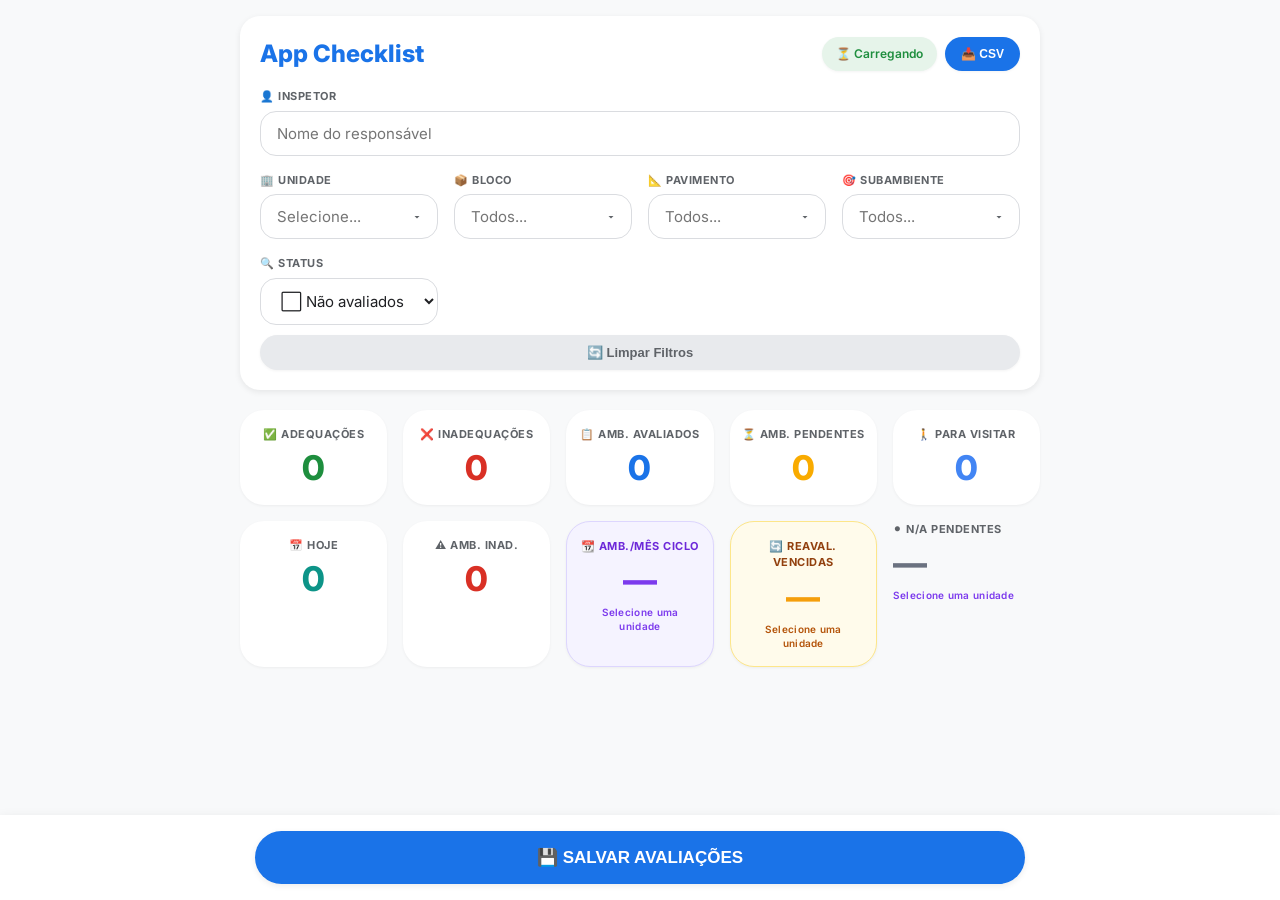
<file: index.html>
<!DOCTYPE html>
<html lang="pt-BR">
<head>
  <meta charset="UTF-8">
  <meta name="viewport" content="width=device-width,initial-scale=1,maximum-scale=1">
  <title>App Checklist</title>
  <link href="https://fonts.googleapis.com/css2?family=Inter:wght@400;500;600;700;800&display=swap" rel="stylesheet">
  <link rel="stylesheet" href="style.css">
</head>
<body>
<div id="toast" class="toast"></div>
<div class="wrap">

  <!-- HEADER -->
  <div class="hcard">
    <div class="topbar">
      <div class="apptitle">App Checklist</div>
      <div class="sg">
        <div id="snet" class="snet online">⏳ Carregando</div>
        <div id="sfila" class="sfila" style="display:none">⏳ Fila: 0</div>
        <button class="bcsv" onclick="baixarRelatorio()">📥 CSV</button>
      </div>
    </div>
    <div class="fg">
      <label>👤 INSPETOR</label>
      <input type="text" id="resp" placeholder="Nome do responsável">
    </div>
    <div class="gf">
      <div>
        <label>🏢 UNIDADE</label>
        <div class="fwrap">
          <input type="text" id="u" list="lu" placeholder="Selecione..." autocomplete="off">
          <button type="button" class="fclr" data-clr="u" title="Limpar unidade" aria-label="Limpar">×</button>
        </div>
        <datalist id="lu"></datalist>
      </div>
      <div>
        <label>📦 BLOCO</label>
        <div class="fwrap">
          <input type="text" id="b" list="lb" placeholder="Todos..." autocomplete="off">
          <button type="button" class="fclr" data-clr="b" title="Limpar bloco" aria-label="Limpar">×</button>
        </div>
        <datalist id="lb"></datalist>
      </div>
      <div>
        <label>📐 PAVIMENTO</label>
        <div class="fwrap">
          <input type="text" id="pav" list="lpav" placeholder="Todos..." autocomplete="off">
          <button type="button" class="fclr" data-clr="pav" title="Limpar pavimento" aria-label="Limpar">×</button>
        </div>
        <datalist id="lpav"></datalist>
      </div>
      <div>
        <label>🎯 SUBAMBIENTE</label>
        <div class="fwrap">
          <input type="text" id="sub" list="lsub" placeholder="Todos..." autocomplete="off">
          <button type="button" class="fclr" data-clr="sub" title="Limpar subambiente" aria-label="Limpar">×</button>
        </div>
        <datalist id="lsub"></datalist>
      </div>
      <div>
        <label>🔍 STATUS</label>
        <select id="fst">
          <option value="NAO_AVALIADOS">⬜ Não avaliados</option>
          <option value="INADEQUACOES">❌ Inadequações</option>
          <option value="NA_PENDENTES">⚫ N/A — Retornar</option>
          <option value="AVALIADOS_OK">✅ OK — Reavaliar</option>
          <option value="TUDO">📋 Todos</option>
        </select>
      </div>
    </div>
    <button class="bclear" onclick="limparSecundarios()">🔄 Limpar Filtros</button>
  </div>

  <!-- BANNER OFFLINE -->
  <div id="bcache" class="bcache">
    📦 <strong>Modo offline</strong> — dados do cache local.
  </div>

  <!-- DASHBOARD -->
  <div class="dash">
    <div class="cc"><div class="cl">✅ ADEQUAÇÕES</div><div id="cok" class="cv cok">0</div></div>
    <div class="cc"><div class="cl">❌ INADEQUAÇÕES</div><div id="cnk" class="cv cnok">0</div></div>
    <div class="cc"><div class="cl">📋 AMB. AVALIADOS</div><div id="caa" class="cv ceval">0</div></div>
    <div class="cc"><div class="cl">⏳ AMB. PENDENTES</div><div id="cap" class="cv cpend">0</div></div>
    <div class="cc"><div class="cl">🚶 PARA VISITAR</div><div id="cav" class="cv cvis">0</div></div>
    <div class="cc"><div class="cl">📅 HOJE</div><div id="chj" class="cv choje">0</div></div>
    <div class="cc"><div class="cl">⚠️ AMB. INAD.</div><div id="cai" class="cv ciamd">0</div></div>
    <div class="cic">
      <div class="cl">📆 AMB./MÊS CICLO</div>
      <div id="cam" class="cv cciclo">—</div>
      <div id="cams" class="csub">Selecione uma unidade</div>
    </div>
    <div class="crv" onclick="filtroReaval()">
      <div class="cl">🔄 REAVAL. VENCIDAS</div>
      <div id="crvc" class="cv creaval">—</div>
      <div id="crvs" class="csub">Selecione uma unidade</div>
    </div>
    <div class="cnvcard" onclick="filtroNA()">
      <div class="cl">⚫ N/A PENDENTES</div>
      <div id="cnvc" class="cv cna">—</div>
      <div id="cnvs" class="csub">Selecione uma unidade</div>
    </div>
  </div>

  <!-- PROGRESSO -->
  <div id="cpg" class="cpg" style="display:none">
    <div class="pghead">
      <div class="pgtit">📊 PROGRESSO GERAL</div>
      <div id="pgt" class="pgtxt">0 / 0</div>
    </div>
    <div class="pgbg"><div id="pgf" class="pgfill" style="width:0%"></div></div>
    <div class="pgdets">
      <div id="pgok"  class="pgdet pgok">✅ 0 adequados</div>
      <div id="pgnk"  class="pgdet pgnok">❌ 0 inadequados</div>
      <div id="pgna"  class="pgdet pgna">⚫ 0 N/A</div>
      <div id="pgpnd" class="pgdet pgpend">⏳ 0 faltando</div>
    </div>
  </div>

  <!-- HISTÓRICO -->
  <div id="chist" class="chist">
    <div class="htit">📅 HISTÓRICO — ÚLTIMOS 6 MESES</div>
    <div id="hcont"><div class="hload">Carregando...</div></div>
  </div>

  <!-- LISTA PRINCIPAL -->
  <div id="lista"></div>
</div>

<!-- FOOTER SALVAR -->
<div class="footer">
  <button id="bsave" class="bsave" onclick="tentarSalvar()">💾 SALVAR AVALIAÇÕES</button>
</div>

<input type="file" id="camInput" accept="image/*" capture="environment" multiple style="display:none">
<script src="app.js"></script>
</body>
</html>
</file>
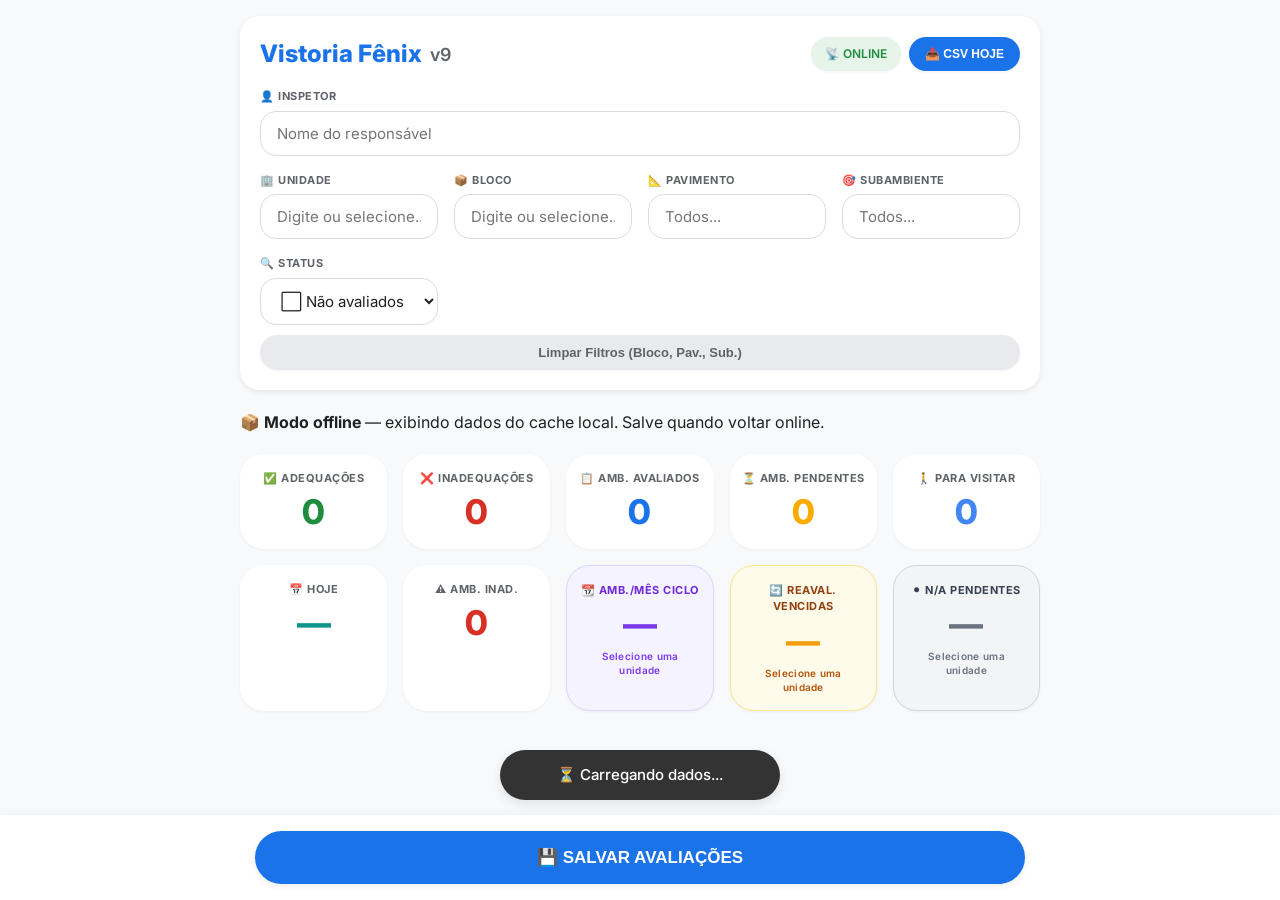
<file: Index.html>
<!DOCTYPE html>
<html>
<head>
  <base target="_top">
  <meta charset="UTF-8">
  <meta name="viewport" content="width=device-width, initial-scale=1.0, maximum-scale=1.0, user-scalable=yes">
  <title>CHECKLIST INTEGRA</title>
  <link href="https://fonts.googleapis.com/css2?family=Inter:wght@400;500;600;700;800&display=swap" rel="stylesheet">
  <style>
    :root{
      --primary:#1a73e8;--danger:#d93025;--success:#1e8e3e;--warning:#f9ab00;--info:#4285f4;
      --na:#6b7280;--bg:#f8f9fa;--card:#fff;--text:#202124;--text2:#5f6368;--border:#dadce0;
      --s1:0 1px 3px rgba(0,0,0,.05);--s2:0 2px 6px rgba(0,0,0,.08);--s3:0 4px 12px rgba(0,0,0,.1);
    }
    *{box-sizing:border-box;margin:0;padding:0}
    body{font-family:'Inter',system-ui,sans-serif;background:var(--bg);padding:16px;
         padding-bottom:130px;color:var(--text);line-height:1.5}
    .wrap{max-width:800px;margin:0 auto}
    .hcard{background:var(--card);border-radius:20px;box-shadow:var(--s2);margin-bottom:20px;padding:20px}
    .topbar{display:flex;justify-content:space-between;align-items:center;margin-bottom:16px;flex-wrap:wrap;gap:10px}
    .apptitle{font-size:24px;font-weight:800;color:var(--primary);display:flex;align-items:center;gap:8px}
    .apptitle span{font-size:18px;color:var(--text2);font-weight:600}
    .sg{display:flex;gap:8px;flex-wrap:wrap}
    .snet,.sfila{font-weight:600;font-size:12px;padding:8px 14px;border-radius:40px;
                 display:inline-flex;align-items:center;gap:6px;box-shadow:var(--s1)}
    .online{background:#e6f4ea;color:var(--success)}
    .offline{background:#fce8e6;color:var(--danger)}
    .sfila{background:#fff3e0;color:var(--warning);display:none}
    .bcsv{background:var(--primary);color:#fff;padding:8px 16px;border-radius:40px;font-size:12px;
          font-weight:700;cursor:pointer;border:none;box-shadow:var(--s1)}
    .bcsv:hover{background:#1764cc}
    .fg{margin-bottom:12px}
    label{font-size:11px;font-weight:700;text-transform:uppercase;letter-spacing:.5px;
          color:var(--text2);display:block;margin-bottom:6px}
    input[list]{background-image:url("data:image/svg+xml,%3Csvg xmlns='http://www.w3.org/2000/svg' width='12' height='12' viewBox='0 0 24 24' fill='%235f6368'%3E%3Cpath d='M7 10l5 5 5-5z'/%3E%3C/svg%3E");
                background-repeat:no-repeat;background-position:right 14px center;padding-right:36px;cursor:pointer}
    input[list]:focus{cursor:text}
    input[list].ok{border-color:var(--primary);font-weight:600}
    select,input[type=text]{width:100%;padding:12px 16px;border:1px solid var(--border);border-radius:16px;
                            font-size:15px;font-family:'Inter',sans-serif;transition:.2s;
                            background:var(--card);color:var(--text)}
    select:focus,input[type=text]:focus{outline:none;border-color:var(--primary);
                                        box-shadow:0 0 0 3px rgba(26,115,232,.2)}
    .gf{display:grid;grid-template-columns:repeat(auto-fit,minmax(150px,1fr));gap:16px;margin-top:16px}
    .bclear{background:#e8eaed;color:var(--text2);padding:10px 16px;border-radius:40px;font-size:13px;
            font-weight:600;cursor:pointer;border:none;box-shadow:var(--s1);margin-top:10px;width:100%}
    .bclear:hover{background:#dadce0}
    .dash{display:grid;grid-template-columns:repeat(auto-fit,minmax(130px,1fr));gap:16px;margin:20px 0}
    .cc{background:var(--card);border-radius:24px;padding:16px 12px;text-align:center;
        box-shadow:var(--s1);position:relative;cursor:default;transition:transform .15s,box-shadow .15s}
    .cc:hover{transform:translateY(-2px);box-shadow:var(--s2)}
    .cc .tt,.cic .tt,.crv .tt,.cnv .tt{
      visibility:hidden;opacity:0;background:rgba(32,33,36,.92);color:#fff;font-size:12px;
      font-weight:500;line-height:1.5;text-align:left;padding:8px 12px;border-radius:10px;
      position:absolute;bottom:calc(100% + 8px);left:50%;transform:translateX(-50%);
      white-space:nowrap;pointer-events:none;z-index:300;box-shadow:var(--s3);transition:opacity .2s}
    .cc .tt::after,.cic .tt::after,.crv .tt::after,.cnv .tt::after{
      content:'';position:absolute;top:100%;left:50%;transform:translateX(-50%);
      border:6px solid transparent;border-top-color:rgba(32,33,36,.92)}
    .cc:hover .tt,.cic:hover .tt,.crv:hover .tt,.cnv:hover .tt{visibility:visible;opacity:1}
    .cl{font-size:11px;font-weight:700;text-transform:uppercase;letter-spacing:.5px;color:var(--text2)}
    .cv{font-size:34px;font-weight:800;line-height:1.2;margin-top:6px}
    .cok{color:var(--success)}.cnok{color:var(--danger)}.ceval{color:var(--primary)}
    .cpend{color:var(--warning)}.cvis{color:var(--info)}.cciclo{color:#7c3aed}
    .choje{color:#0d9488}.ciamd{color:var(--danger)}.cna{color:var(--na)}.creaval{color:#f59e0b}
    .cic{background:#f5f3ff;border-radius:24px;padding:16px 12px;text-align:center;
         box-shadow:var(--s1);border:1px solid #ddd6fe;position:relative;cursor:default;
         transition:transform .15s,box-shadow .15s}
    .cic:hover{transform:translateY(-2px);box-shadow:var(--s2)}
    .cic .cl{color:#6d28d9}
    .csub{font-size:10px;color:#7c3aed;font-weight:600;margin-top:4px;letter-spacing:.3px;line-height:1.4}
    .crv{background:#fffbeb;border-radius:24px;padding:16px 12px;text-align:center;
         box-shadow:var(--s1);border:1px solid #fde68a;position:relative;cursor:pointer;
         transition:transform .15s,box-shadow .15s}
    .crv:hover{transform:translateY(-2px);box-shadow:var(--s2)}
    .crv .cl{color:#92400e}.crv .csub{color:#b45309}
    .cnv{background:#f3f4f6;border-radius:24px;padding:16px 12px;text-align:center;
         box-shadow:var(--s1);border:1px solid #d1d5db;position:relative;cursor:pointer;
         transition:transform .15s,box-shadow .15s}
    .cnv:hover{transform:translateY(-2px);box-shadow:var(--s2)}
    .cnv .cl{color:#374151}
    .cnv .csub{font-size:10px;color:#6b7280;font-weight:600;margin-top:4px;letter-spacing:.3px;line-height:1.4}
    .breavbadge{background:#fff3e0;border:1px solid #fbbf24;color:#92400e;font-size:11px;
                font-weight:700;padding:4px 10px;border-radius:20px;display:inline-flex;
                align-items:center;gap:4px;margin-bottom:8px}
    .bnabadge{background:#f3f4f6;border:1px solid #9ca3af;color:#374151;font-size:11px;
              font-weight:700;padding:4px 10px;border-radius:20px;display:inline-flex;
              align-items:center;gap:4px;margin-bottom:8px}
    .cpg{background:#fff;border-radius:20px;padding:18px 20px;margin-bottom:20px;
         box-shadow:0 2px 8px rgba(0,0,0,.07);border-left:8px solid var(--primary)}
    .pghead{display:flex;justify-content:space-between;align-items:center;margin-bottom:10px}
    .pgtit{font-size:13px;font-weight:800;text-transform:uppercase;letter-spacing:.5px;color:var(--primary)}
    .pgtxt{font-size:15px;font-weight:800;color:var(--text)}
    .pgbg{width:100%;height:12px;background:#e8eaed;border-radius:40px;overflow:hidden;margin-bottom:12px}
    .pgfill{height:100%;border-radius:40px;background:var(--primary);transition:width .5s,background .3s}
    .pgdets{display:flex;gap:10px;flex-wrap:wrap}
    .pgdet{font-size:12px;font-weight:700;padding:5px 12px;border-radius:40px;
           flex:1;text-align:center;min-width:90px}
    .pgok{background:#e6f4ea;color:var(--success)}.pgnok{background:#fce8e6;color:var(--danger)}
    .pgpend{background:#fff3e0;color:var(--warning)}.pgna{background:#f3f4f6;color:var(--na)}
    .chist{background:var(--card);border-radius:20px;padding:20px;margin-bottom:20px;
           box-shadow:var(--s2);border-left:8px solid #0d9488;display:none}
    .htit{font-size:13px;font-weight:800;text-transform:uppercase;letter-spacing:.5px;
          color:#0d9488;margin-bottom:16px;display:flex;align-items:center;gap:8px}
    .hload{text-align:center;padding:20px;color:var(--text2);font-size:14px}
    .hgrid{display:grid;grid-template-columns:repeat(auto-fit,minmax(100px,1fr));gap:8px}
    .mcard{background:var(--bg);border-radius:14px;padding:10px 6px;text-align:center;
           border:1px solid var(--border);transition:transform .15s,box-shadow .15s;
           position:relative;display:flex;flex-direction:column;justify-content:space-between}
    .mcard.mat{background:#e0f2f1;border-color:#0d9488}
    .mcard.mvaz{opacity:.45}
    .mcard:hover:not(.mvaz){transform:translateY(-2px);box-shadow:var(--s2)}
    .mlbl{font-size:10px;font-weight:700;text-transform:uppercase;color:var(--text2);
          letter-spacing:.3px;margin-bottom:6px}
    .mat .mlbl{color:#0d9488}
    .mnum{font-size:22px;font-weight:800;color:#0d9488;line-height:1}
    .mnuml{font-size:9px;color:var(--text2);margin-top:2px;font-weight:600}
    .mbadges{display:flex;justify-content:center;gap:3px;margin-top:6px;flex-wrap:wrap}
    .mb{font-size:9px;font-weight:700;padding:2px 5px;border-radius:20px}
    .mbok{background:#e6f4ea;color:var(--success)}.mbinad{background:#fce8e6;color:var(--danger)}
    .mbna{background:#f3f4f6;color:var(--na)}
    .bhr{background:var(--info);color:#fff;padding:8px 12px;border-radius:40px;font-size:12px;
         font-weight:700;cursor:pointer;border:none;transition:background .2s;box-shadow:var(--s1);
         margin-top:6px;display:inline-flex;align-items:center;gap:6px;width:100%;justify-content:center}
    .bhr:hover{background:#3a78e8}
    .bhrok{background:var(--success);color:#fff;padding:8px 12px;border-radius:40px;font-size:12px;
           font-weight:700;cursor:pointer;border:none;transition:background .2s;box-shadow:var(--s1);
           margin-top:4px;display:inline-flex;align-items:center;gap:6px;width:100%;justify-content:center}
    .bhrok:hover{background:#167a35}
    .bhrna{background:#6b7280;color:#fff;padding:8px 12px;border-radius:40px;font-size:12px;
           font-weight:700;cursor:pointer;border:none;transition:background .2s;box-shadow:var(--s1);
           margin-top:4px;display:inline-flex;align-items:center;gap:6px;width:100%;justify-content:center}
    .bhrna:hover{background:#4b5563}
    .crcicloh{background:#f0fdf4;border:1px solid #86efac;border-radius:14px;
               padding:12px 14px;margin-bottom:16px;font-size:12px;color:#166534;line-height:1.6}
    .crcicloh b{color:#15803d}
    .hbarwrap{margin-top:14px}
    .hbarrow{display:flex;align-items:center;gap:10px;margin-bottom:6px}
    .hbarlbl{font-size:11px;font-weight:600;color:var(--text2);width:60px;text-align:right;flex-shrink:0}
    .hbarbg{flex:1;height:8px;background:#e8eaed;border-radius:20px;overflow:hidden}
    .hbarfill{height:100%;border-radius:20px;background:#0d9488;transition:width .5s}
    .hbarcnt{font-size:11px;font-weight:700;color:#0d9488;width:30px;flex-shrink:0}
    .hresumo{display:flex;gap:10px;margin-top:14px;flex-wrap:wrap}
    .hri{flex:1;min-width:80px;background:var(--bg);border-radius:12px;
         padding:10px;text-align:center;border:1px solid var(--border)}
    .hriv{font-size:22px;font-weight:800}
    .hril{font-size:10px;color:var(--text2);font-weight:600;margin-top:2px}
    .bgrp{display:flex;gap:8px;margin:18px 0 10px;flex-wrap:wrap}
    .bopt{flex:1;min-width:90px;padding:11px 8px;border-radius:40px;border:1px solid var(--border);
          background:var(--card);font-weight:700;font-size:13px;cursor:pointer;transition:all .2s;
          display:flex;align-items:center;justify-content:center;gap:6px;box-shadow:var(--s1)}
    .bopt:hover{transform:translateY(-1px);box-shadow:var(--s2)}
    .aok{background:var(--success)!important;border-color:var(--success)!important;color:#fff}
    .ank{background:var(--danger)!important;border-color:var(--danger)!important;color:#fff}
    .ana{background:var(--na)!important;border-color:var(--na)!important;color:#fff}
    .achw{margin-top:12px}
    .achl{font-size:11px;font-weight:700;text-transform:uppercase;letter-spacing:.5px;
          color:var(--text2);display:block;margin-bottom:8px}
    .achg{display:flex;flex-wrap:wrap;gap:6px;margin-bottom:4px}
    .chip{padding:6px 13px;border-radius:40px;border:1px solid var(--border);
          background:var(--card);font-size:12px;font-weight:600;cursor:pointer;
          transition:all .2s;user-select:none;color:var(--text2)}
    .chip:hover{background:#e8eaed}
    .chip.sel{background:var(--primary);color:#fff;border-color:var(--primary)}
    .obsw{position:relative;margin-top:10px}
    .obsw textarea{padding-right:50px}
    .bmic{position:absolute;top:10px;right:10px;width:34px;height:34px;border-radius:50%;
          border:none;background:#e8eaed;color:var(--text2);font-size:16px;cursor:pointer;
          display:flex;align-items:center;justify-content:center;transition:background .2s;z-index:2}
    .bmic.rec{background:var(--danger);color:#fff;animation:pls 1s infinite}
    @keyframes pls{0%,100%{transform:scale(1)}50%{transform:scale(1.15)}}
    textarea{width:100%;resize:vertical;font-size:14px;border-radius:16px;padding:12px 16px;
             min-height:70px;border:1px solid var(--border);font-family:'Inter',sans-serif;transition:.2s}
    textarea:focus{outline:none;border-color:var(--primary);box-shadow:0 0 0 3px rgba(26,115,232,.2)}
    .hbox{background:#fce8e6;border:1px solid #f5c6c2;border-radius:16px;
          padding:12px 16px;font-size:13px;margin:12px 0;color:#7f1d1d;line-height:1.5}
    .hbox b{color:#b91c1c}
    .galeria{display:flex;flex-wrap:wrap;gap:10px;margin-top:12px}
    .thumb{position:relative;width:90px;height:90px;border-radius:14px;overflow:hidden;
           border:2px solid var(--border);flex-shrink:0;box-shadow:var(--s1)}
    .thumb img{width:100%;height:100%;object-fit:cover;display:block}
    .tdel{position:absolute;top:4px;right:4px;background:rgba(217,48,37,.85);color:#fff;
          border:none;border-radius:50%;width:24px;height:24px;font-size:14px;cursor:pointer;
          display:flex;align-items:center;justify-content:center;font-weight:bold}
    .bfoto{background:#e8eaed;padding:12px;text-align:center;border-radius:40px;margin-top:12px;
           cursor:pointer;font-weight:600;border:1px dashed #ccc;font-size:14px;color:var(--text2)}
    .bfoto:hover{background:#dadce0}
    .csubfoto{background:var(--card);border-radius:20px;padding:20px;margin-bottom:20px;
              border-left:8px solid var(--primary);box-shadow:var(--s1)}
    .csubfoto .slbl{font-size:14px;font-weight:700;color:var(--primary);margin-bottom:12px}
    .progwrap{margin:16px 0 8px}
    .progbg{background:#e8eaed;border-radius:40px;height:10px;overflow:hidden}
    .progfill{height:100%;border-radius:40px;background:var(--success);transition:width .4s}
    .proglbl{font-size:13px;color:var(--text2);margin-top:6px}
    .footer{position:fixed;bottom:0;left:0;width:100%;background:rgba(255,255,255,.96);
            backdrop-filter:blur(10px);padding:16px 20px;box-shadow:var(--s3);
            z-index:100;display:flex;justify-content:center}
    .bsave{width:100%;max-width:770px;padding:16px;background:var(--primary);color:#fff;
           border:none;border-radius:60px;font-weight:800;font-size:17px;cursor:pointer;
           transition:all .2s;box-shadow:var(--s2)}
    .bsave:active{transform:scale(.98);background:#1764cc}
    .stit{font-size:16px;font-weight:700;margin:24px 0 16px;padding-left:12px;
          border-left:4px solid currentColor;color:var(--text)}
    #toast{visibility:hidden;min-width:280px;background:#333;color:#fff;text-align:center;
           border-radius:40px;padding:14px 24px;position:fixed;z-index:200;left:50%;
           bottom:100px;transform:translateX(-50%);font-weight:500;box-shadow:var(--s3);font-size:15px}
    #toast.show{visibility:visible;animation:fi .3s,fo .3s 2.2s}
    @keyframes fi{from{opacity:0;bottom:60px}to{opacity:1;bottom:100px}}
    @keyframes fo{from{opacity:1;bottom:100px}to{opacity:0;bottom:60px}}
    .empty{text-align:center;padding:60px 20px;background:var(--card);border-radius:32px;
           color:var(--text2);font-size:16px;box-shadow:var(--s1)}
    .ic{background:var(--card);padding:20px;border-radius:20px;margin-bottom:16px;
        border-left:8px solid transparent;box-shadow:var(--s1);overflow:hidden;
        transition:opacity .35s,transform .35s,max-height .35s,margin .35s,padding .35s;
        contain:layout style;will-change:transform}
    .ic.out{opacity:0;transform:translateX(60px);max-height:0!important;
            margin-bottom:0!important;padding-top:0!important;padding-bottom:0!important}
    .ic.inad{border-left-color:var(--danger);background:#fff8f7}
    .ic.ina{border-left-color:var(--na)!important;background:#f9fafb!important}
    .ic.ior{border-left-color:var(--warning)!important;background:#fffdf5!important}
    .cnv2{background:#fffdf5;border:1px solid var(--warning);border-left:8px solid var(--warning);
          padding:16px;margin-bottom:12px;border-radius:16px;display:flex;
          justify-content:space-between;align-items:center;cursor:pointer;transition:.2s;box-shadow:var(--s1)}
    .cnv2:hover{background:#fff7e6;transform:translateY(-2px)}
    .cig{background:#fff8f7;border:1px solid var(--danger);border-left:8px solid var(--danger);
         padding:16px;margin-bottom:12px;border-radius:16px;display:flex;
         justify-content:space-between;align-items:center;cursor:pointer;transition:.2s;box-shadow:var(--s1)}
    .cig:hover{background:#ffebeb;transform:translateY(-2px)}
    .cng{background:#f9fafb;border:1px solid #9ca3af;border
    .cng{background:#f9fafb;border:1px solid #9ca3af;border-left:8px solid var(--na);
         padding:16px;margin-bottom:12px;border-radius:16px;display:flex;
         justify-content:space-between;align-items:center;cursor:pointer;transition:.2s;box-shadow:var(--s1)}
    .cng:hover{background:#f3f4f6;transform:translateY(-2px)}
    .cokl{background:#f0fdf4;border:1px solid #86efac;border-left:8px solid var(--success);
          padding:16px;margin-bottom:12px;border-radius:16px;display:flex;
          justify-content:space-between;align-items:center;cursor:pointer;transition:.2s;box-shadow:var(--s1)}
    .cokl:hover{background:#dcfce7;transform:translateY(-2px)}
    .inum{display:inline-flex;align-items:center;justify-content:center;
          background:var(--primary);color:#fff;font-size:12px;font-weight:800;
          border-radius:50%;width:30px;height:30px;margin-right:12px;flex-shrink:0}
    .ihr{display:flex;align-items:flex-start;margin-bottom:8px;user-select:none}
    .iinf{flex-grow:1}
    .iloc{font-size:13px;color:var(--primary);font-weight:600}
    .idesc{font-weight:700;font-size:17px;margin-top:2px}
    .bcache{background:#fff3e0;border:1px solid #fbbf24;border-radius:14px;
            padding:10px 16px;margin-bottom:16px;font-size:12px;color:#92400e;
            display:none;align-items:center;gap:8px}
    .bcache.vis{display:flex}
    @media(max-width:600px){
      .gf{grid-template-columns:1fr}
      .dash{grid-template-columns:1fr 1fr}
      .pgdets{flex-direction:column}
      .hgrid{grid-template-columns:repeat(3,1fr)}
      .bopt{font-size:12px;padding:10px 6px}
    }
  </style>
</head>
<body>
<div id="toast"></div>
<div class="wrap">

  <div class="hcard">
    <div class="topbar">
      <div class="apptitle">Vistoria Fênix <span>v9</span></div>
      <div class="sg">
        <div id="snet" class="snet online">📡 ONLINE</div>
        <div id="sfila" class="sfila">⏳ Fila: 0</div>
        <button class="bcsv" onclick="baixarRelatorio()">📥 CSV HOJE</button>
      </div>
    </div>
    <div class="fg">
      <label>👤 INSPETOR</label>
      <input type="text" id="resp" placeholder="Nome do responsável">
    </div>
    <div class="gf">
      <div>
        <label>🏢 UNIDADE</label>
        <input type="text" id="u" list="lu" placeholder="Digite ou selecione..." autocomplete="off">
        <datalist id="lu"></datalist>
      </div>
      <div>
        <label>📦 BLOCO</label>
        <input type="text" id="b" list="lb" placeholder="Digite ou selecione..." autocomplete="off">
        <datalist id="lb"></datalist>
      </div>
      <div>
        <label>📐 PAVIMENTO</label>
        <input type="text" id="pav" list="lpav" placeholder="Todos..." autocomplete="off">
        <datalist id="lpav"></datalist>
      </div>
      <div>
        <label>🎯 SUBAMBIENTE</label>
        <input type="text" id="sub" list="lsub" placeholder="Todos..." autocomplete="off">
        <datalist id="lsub"></datalist>
      </div>
      <div>
        <label>🔍 STATUS</label>
        <select id="fst">
          <option value="NAO_AVALIADOS">⬜ Não avaliados</option>
          <option value="INADEQUACOES">❌ Inadequações</option>
          <option value="NA_PENDENTES">⚫ N/A — Retornar</option>
          <option value="AVALIADOS_OK">✅ Avaliados OK — Reavaliar</option>
          <option value="TUDO">📋 Todos os itens</option>
        </select>
      </div>
    </div>
    <button class="bclear" onclick="limparSecundarios()">Limpar Filtros (Bloco, Pav., Sub.)</button>
  </div>

  <div id="bcache" class="bcache">
    📦 <strong>Modo offline</strong> — exibindo dados do cache local. Salve quando voltar online.
  </div>

  <div class="dash">
    <div class="cc"><span class="tt">Itens avaliados como adequados.</span>
      <div class="cl">✅ ADEQUAÇÕES</div><div id="cok"  class="cv cok">0</div></div>
    <div class="cc"><span class="tt">Itens marcados como inadequados.</span>
      <div class="cl">❌ INADEQUAÇÕES</div><div id="cnk" class="cv cnok">0</div></div>
    <div class="cc"><span class="tt">Subambientes com pelo menos 1 item avaliado.</span>
      <div class="cl">📋 AMB. AVALIADOS</div><div id="caa" class="cv ceval">0</div></div>
    <div class="cc"><span class="tt">Subambientes iniciados com itens pendentes.</span>
      <div class="cl">⏳ AMB. PENDENTES</div><div id="cap" class="cv cpend">0</div></div>
    <div class="cc"><span class="tt">Subambientes que precisam de visita.</span>
      <div class="cl">🚶 PARA VISITAR</div><div id="cav" class="cv cvis">0</div></div>
    <div class="cc"><span class="tt">Subambientes únicos avaliados hoje.</span>
      <div class="cl">📅 HOJE</div><div id="chj" class="cv choje">—</div></div>
    <div class="cc"><span class="tt">Subambientes com pelo menos um inadequado.</span>
      <div class="cl">⚠️ AMB. INAD.</div><div id="cai" class="cv ciamd">0</div></div>
    <div class="cic"><span class="tt">Meta de subambientes/mês para o ciclo semestral.</span>
      <div class="cl">📆 AMB./MÊS CICLO</div>
      <div id="cam" class="cv cciclo">—</div>
      <div id="cams" class="csub">Selecione uma unidade</div></div>
    <div class="crv" onclick="filtroReaval()">
      <span class="tt">Itens OK há mais de 6 meses. Clique para reavaliar.</span>
      <div class="cl">🔄 REAVAL. VENCIDAS</div>
      <div id="crvc" class="cv creaval">—</div>
      <div id="crvs" class="csub">Selecione uma unidade</div></div>
    <div class="cnv" onclick="filtroNA()">
      <span class="tt">Itens N/A que precisam de revisão. Clique para ver.</span>
      <div class="cl">⚫ N/A PENDENTES</div>
      <div id="cnvc" class="cv cna">—</div>
      <div id="cnvs" class="csub">Selecione uma unidade</div></div>
  </div>

  <div id="cpg" style="display:none" class="cpg">
    <div class="pghead">
      <div class="pgtit">📊 PROGRESSO GERAL</div>
      <div id="pgt" class="pgtxt">0 / 0</div>
    </div>
    <div class="pgbg"><div id="pgf" class="pgfill" style="width:0%"></div></div>
    <div class="pgdets">
      <div id="pgok"  class="pgdet pgok">✅ 0 adequados</div>
      <div id="pgnk"  class="pgdet pgnok">❌ 0 inadequados</div>
      <div id="pgna"  class="pgdet pgna">⚫ 0 N/A</div>
      <div id="pgpnd" class="pgdet pgpend">⏳ 0 faltando</div>
    </div>
  </div>

  <div id="chist" class="chist">
    <div class="htit">📅 HISTÓRICO DOS ÚLTIMOS 6 MESES</div>
    <div id="hcont"><div class="hload">⏳ Carregando...</div></div>
  </div>

  <div id="lista"></div>
</div>

<div class="footer">
  <button id="bsave" class="bsave" onclick="tentarSalvar()">💾 SALVAR AVALIAÇÕES</button>
</div>
<input type="file" id="camInput" accept="image/*" capture="environment" multiple style="display:none">

<script>
// ════════════ CONSTANTES ════════════════════════════════════════════════════════
var CICLOS = {
  'rei pele':       {i:1,f:6},
  'papa francisco': {i:2,f:7},
  'padre ticao':    {i:3,f:8},
  'padre chicao':   {i:3,f:8},
  'silvio santos':  {i:4,f:9}
};
var MN = ['Jan','Fev','Mar','Abr','Mai','Jun','Jul','Ago','Set','Out','Nov','Dez'];
var ME = ['Janeiro','Fevereiro','Março','Abril','Maio','Junho','Julho',
          'Agosto','Setembro','Outubro','Novembro','Dezembro'];
var ACHADOS = [
  'Infiltração','Vazamento','Equipamento danificado','Falta de EPI',
  'Iluminação inadequada','Sinalização ausente','Resíduo irregular',
  'Área bloqueada','Estrutura comprometida','Elétrica exposta',
  'Piso danificado','Porta/janela com defeito'
];
var FILA_K  = 'vfx_fila_v9';
var FILT_K  = 'vfx_filt_v9';
var CACHE_DB_K = 'vfx_cache_db_v9';
var CACHE_ST_K = 'vfx_cache_st_v9';

// Índices do array retornado pelo servidor
var DI = {
  ORD:0,
  UNI:1,
  UNINORM:2,
  BLC:3,
  PAV:4,
  AMB_TAG:5,
  SUB:6,
  DESC:7,
  AVAL:8,
  ADEQ:9,
  INAD:10,
  PEND:11,
  OBS:12,
  UID:13
};

var DB = [], STATUS = {}, SEL = [], FSUB = [], FOTO_CTX = null, ENVIANDO = false;
var UNIDS_AVAL = null;
var _rsCache = {};
function invRsCache() { _rsCache = {}; }

function nrm(s) {
  return (s||'').toString().trim().toLowerCase()
    .normalize('NFD').replace(/[\u0300-\u036f]/g,'');
}
function nrmU(s) { return nrm(s); }

function esc(s) {
  return String(s)
    .replace(/&/g,'&').replace(/</g,'<').replace(/>/g,'>')
    .replace(/"/g,'&quot;').replace(/'/g,'&#039;');
}

function toast(m,d) {
  d = d||2500;
  var t=document.getElementById('toast');
  t.textContent=m; t.className='show';
  setTimeout(function(){t.className=t.className.replace('show','');},d);
}

// Conexão
function chkNet() {
  var el=document.getElementById('snet');
  var bc=document.getElementById('bcache');
  if (navigator.onLine){
    el.className='snet online';el.textContent='📡 ONLINE';
    if(bc)bc.classList.remove('vis');
  } else {
    el.className='snet offline';el.textContent='🔴 OFFLINE';
    if(bc)bc.classList.add('vis');
  }
}
window.addEventListener('online',  function(){chkNet();processarFila();});
window.addEventListener('offline', chkNet);

// Ciclo
function cicloInfo(nome, totalSubs) {
  var c = CICLOS[nrm(nome)];
  if (!c || totalSubs===0) return {
    media: totalSubs>0?(totalSubs/6).toFixed(1):'—',
    sub:   totalSubs>0?totalSubs+' amb. ÷ 6 meses':'Selecione uma unidade'
  };
  var mes=new Date().getMonth()+1, dentro=mes>=c.i&&mes<=c.f;
  var ini=MN[c.i-1], fim=MN[c.f-1];
  if (dentro){var r=c.f-mes+1;return{media:(totalSubs/r).toFixed(1),sub:ini+'–'+fim+' · '+r+'m restantes'};}
  return {media:(totalSubs/6).toFixed(1),sub:ini+'–'+fim+' · fora do ciclo'};
}

// Fila offline
function getFila(){try{return JSON.parse(localStorage.getItem(FILA_K)||'[]');}catch(e){return [];} }
function setFila(f){try{localStorage.setItem(FILA_K,JSON.stringify(f));}catch(e){}}
function addFila(p){var f=getFila();f.push(p);setFila(f);updFila();}
function updFila(){
  var f=getFila(),el=document.getElementById('sfila');
  if(f.length>0){el.style.display='inline-flex';el.textContent='⏳ Fila: '+f.length;}
  else el.style.display='none';
}
function processarFila(){
  if(ENVIANDO||!navigator.onLine) return;
  var f=getFila();if(!f.length) return;
  ENVIANDO=true;
  google.script.run
    .withSuccessHandler(function(){
      var ff=getFila();ff.shift();setFila(ff);
      updFila();ENVIANDO=false;
      if(ff.length>0)processarFila();else toast('✅ Fila enviada com sucesso!');
    })
    .withFailureHandler(function(e){console.error(e);ENVIANDO=false;toast('❌ Erro ao enviar fila.',5000);})
    .salvarRegistro(f[0]);
}
setInterval(function(){if(navigator.onLine)processarFila();},30000);

// Cache offline
function salvarCacheDB(dados, status) {
  try {
    localStorage.setItem(CACHE_DB_K, JSON.stringify(dados));
    localStorage.setItem(CACHE_ST_K, JSON.stringify(status));
  } catch(e) {
    try { localStorage.removeItem(CACHE_DB_K); localStorage.removeItem(CACHE_ST_K); } catch(e2){}
  }
}
function carregarCacheDB() {
  try {
    var d = localStorage.getItem(CACHE_DB_K);
    var s = localStorage.getItem(CACHE_ST_K);
    if (!d) return null;
    return { dados: JSON.parse(d), ultimosStatus: s ? JSON.parse(s) : {} };
  } catch(e) { return null; }
}

// Regra 6 meses
function precisaReaval(uid){
  var st=STATUS[uid];
  if(!st||!st.dataUltimaAval||st.status.toUpperCase()!=='OK') return false;
  var p=st.dataUltimaAval.split('/');if(p.length<3) return false;
  var dt=new Date(+p[2],+p[1]-1,+p[0]);if(isNaN(dt.getTime())) return false;
  return ((new Date()-dt)/(1000*60*60*24*30.44))>=6;
}
function mesesDesde(uid){
  var st=STATUS[uid];if(!st||!st.dataUltimaAval) return null;
  var p=st.dataUltimaAval.split('/');if(p.length<3) return null;
  var dt=new Date(+p[2],+p[1]-1,+p[0]);if(isNaN(dt.getTime())) return null;
  return Math.floor((new Date()-dt)/(1000*60*60*24*30.44));
}

// RESOLVER STATUS
// ✅ Regra pedida: 
// - se AVAL = "Não" → "Nao Avaliado"
// - se AVAL = "Sim" e ADEQ = FALSE e INAD = FALSE → "Nao Avaliado"
function resStatus(item){
  var uid=item[DI.UID];
  if (_rsCache[uid] !== undefined) return _rsCache[uid];
  var result = _calcStatus(item);
  _rsCache[uid] = result;
  return result;
}

function _calcStatus(item){
  var uid=item[DI.UID];

  // 1. Seleção atual
  var s=SEL.find(function(x){return x.uid===uid;});
  if(s && s.v && s.v.trim() !== '') return s.v;

  // 2. STATUS da RESPOSTAS CHECK
  if(STATUS[uid] && STATUS[uid].status){
    var rc=STATUS[uid].status.trim().toUpperCase();
    if(rc==='OK')         return 'Ok';
    if(rc==='INADEQUADO') return 'Inadequado';
    if(rc==='N/A')        return 'N/A';
    if(rc !== '')         return 'Ok';
  }

  // 3. BASE DE DADOS
  var colK = nrm(item[DI.INAD]);
  if(colK === 'verdadeiro' || colK === 'true') return 'Inadequado';

  var colJ = nrm(item[DI.ADEQ]);
  if(colJ === 'verdadeiro' || colJ === 'true') return 'Ok';

  var colI = nrm(item[DI.AVAL]); // "sim" / "não" / "n/a" etc.

  // N/A explícito na base
  if(colI === 'n/a' || colI === 'nao_aplicavel' || colI === 'nao aplicavel' ||
     colI === 'não aplicável' || colI === 'na') {
    return 'N/A';
  }

  // Se chegou aqui, ADEQ e INAD são FALSO / vazios.
  // Regra que você pediu:
  // - AVAL = "não" → não avaliado
  // - AVAL = "sim" e J/K = false → não avaliado
  return 'Nao Avaliado';
}

// CARREGAR DADOS
function carregar(u){
  if(u===undefined) u=document.getElementById('u').value.trim();
  invCache();invRsCache();

  if (!navigator.onLine) {
    var cached = carregarCacheDB();
    if (cached) {
      DB=cached.dados; STATUS=cached.ultimosStatus||{};
      popularFiltros(); renderLista(); updContadores();
      if(u) carregarHist(u);
      toast('📦 Offline — dados do cache local.');
    } else {
      DB=[]; STATUS={};
      popularFiltros(); renderLista(); updContadores();
      toast('🔴 Offline e sem cache. Conecte-se primeiro.',5000);
    }
    return;
  }

  toast('⏳ Carregando dados...');
  google.script.run
    .withSuccessHandler(function(r){
      if(!r || !r.dados){
        toast('⚠️ Servidor retornou dados vazios.',4000);
        return;
      }
      DB=r.dados; STATUS=r.ultimosStatus||{};
      invCache(); invRsCache();
      salvarCacheDB(r.dados, r.ultimosStatus||{});
      if (!u && r.unidadesAvaliadas && r.unidadesAvaliadas.length > 0) {
        UNIDS_AVAL = {};
        r.unidadesAvaliadas.forEach(function(uCanon) {
          UNIDS_AVAL[nrmU(uCanon)] = true;
        });
      }
      popularFiltros(); renderLista(); updContadores();
      var uu=document.getElementById('u').value.trim();
      if(uu) carregarHist(uu);
      var numItens = r.dados.length > 1 ? (r.dados.length - 1) : 0;
      var numUnidades = r.unidadesUnicas ? r.unidadesUnicas.length : 0;
      toast('✅ ' + numItens + ' itens carregados (' + numUnidades + ' unidades)');
    })
    .withFailureHandler(function(e){
      console.error('Erro ao carregar dados:', e);
      var cached = carregarCacheDB();
      if (cached) {
        DB=cached.dados; STATUS=cached.ultimosStatus||{};
        toast('⚠️ Erro no servidor — usando cache local.',4000);
      } else {
        toast('❌ Erro: '+(e.message||e),5000);
        DB=[]; STATUS={};
      }
      invCache(); invRsCache();
      popularFiltros(); renderLista(); updContadores();
    })
    .puxarDadosBase(u);
}

// POPULAR FILTROS
function popularFiltros(){
  var ul=document.getElementById('lu'),bl=document.getElementById('lb');
  var pl=document.getElementById('lpav'),sl=document.getElementById('lsub');
  ul.innerHTML='';bl.innerHTML='';pl.innerHTML='';sl.innerHTML='';

  var uMap={}, bSet={}, pSet={}, sSet={};

  DB.slice(1).forEach(function(row){
    var ru=(row[DI.UNI]||'').trim();
    if(ru){
      var k=nrmU(ru);
      if(!uMap[k] || ru > uMap[k]) uMap[k]=ru;
    }
    var b=(row[DI.BLC]||'').trim(); if(b) bSet[b]=1;
    var p=(row[DI.PAV]||'').trim(); if(p) pSet[p]=1;
    var s=(row[DI.SUB]||'').trim(); if(s) sSet[s]=1;
  });

  Object.keys(uMap).sort().forEach(function(k){
    if (!UNIDS_AVAL || UNIDS_AVAL[k]) ul.innerHTML+='<option value="'+esc(uMap[k])+'">';
  });
  Object.keys(bSet).sort().forEach(function(v){bl.innerHTML+='<option value="'+esc(v)+'">';});
  Object.keys(pSet).sort().forEach(function(v){pl.innerHTML+='<option value="'+esc(v)+'">';});
  Object.keys(sSet).sort().forEach(function(v){sl.innerHTML+='<option value="'+esc(v)+'">';});

  var sf=JSON.parse(localStorage.getItem(FILT_K)||'{}');
  document.getElementById('resp').value = sf.resp||'';
  document.getElementById('b').value    = sf.b   ||'';
  document.getElementById('pav').value  = sf.pav ||'';
  document.getElementById('sub').value  = sf.sub ||'';
  document.getElementById('fst').value  = sf.fst ||'NAO_AVALIADOS';

  if(sf.u){
    var k=nrmU(sf.u);
    document.getElementById('u').value=uMap[k]||sf.u;
  }

  ['resp','u','b','pav','sub'].forEach(mkpre);
}

function mkpre(id){
  var el=document.getElementById(id);
  if(el)el.classList.toggle('ok',el.value.trim()!=='');
}

function savFilt(){
  var f={
    resp:document.getElementById('resp').value.trim(),
    u:document.getElementById('u').value.trim(),
    b:document.getElementById('b').value.trim(),
    pav:document.getElementById('pav').value.trim(),
    sub:document.getElementById('sub').value.trim(),
    fst:document.getElementById('fst').value
  };
  localStorage.setItem(FILT_K,JSON.stringify(f));
  ['resp','u','b','pav','sub'].forEach(mkpre);
}

// CACHE FILTRO
var _ci=null,_cc='';
function invCache(){_ci=null;_cc='';}

// ✅ CORREÇÃO AQUI: NÃO filtra mais aval="nao" 
function getItens(){
  var uv=nrmU(document.getElementById('u').value);
  var bv=nrm(document.getElementById('b').value);
  var pv=nrm(document.getElementById('pav').value);
  var sv=nrm(document.getElementById('sub').value);
  if(!uv) return [];
  var ch=uv+'|'+bv+'|'+pv+'|'+sv;
  if(_cc===ch&&_ci) return _ci;
  _cc=ch;
  _ci=DB.slice(1).filter(function(item){
    var ui=(item[DI.UNINORM]||nrmU(item[DI.UNI])||'').trim();
    return ui===uv &&
      (bv===''||nrm(item[DI.BLC])===bv) &&
      (pv===''||nrm(item[DI.PAV])===pv) &&
      (sv===''||nrm(item[DI.SUB])===sv);
  });
  return _ci;
}

// Filtros rápidos
var _dt=null;
function updCDebounced(){clearTimeout(_dt);_dt=setTimeout(updContadores,80);}

function filtroReaval(){
  if(!document.getElementById('u').value.trim()){toast('Selecione uma unidade.',3000);return;}
  document.getElementById('fst').value='AVALIADOS_OK';
  savFilt();renderLista();updContadores();
  window.scrollTo({top:document.getElementById('lista').offsetTop-20,behavior:'smooth'});
  toast('🔄 Mostrando itens OK para reavaliação.');
}

function filtroNA(){
  if(!document.getElementById('u').value.trim()){toast('Selecione uma unidade.',3000);return;}
  document.getElementById('fst').value='NA_PENDENTES';
  savFilt();renderLista();updContadores();
  window.scrollTo({top:document.getElementById('lista').offsetTop-20,behavior:'smooth'});
  toast('⚫ Mostrando itens N/A pendentes.');
}

// MARCAR STATUS
function marcar(uid,v,uni,bl,pav,amb,desc,tipo){
  delete _rsCache[uid];
  var s=SEL.find(function(x){return x.uid===uid;});
  if(!s){s={uid:uid,v:'',obs:'',achados:[],p:desc,amb:amb,pav:pav,fotos:[],tipo:tipo,unidade:uni,bloco:bl};SEL.push(s);}
  s.v=v;
  var card=document.querySelector('.ic[data-uid="'+uid+'"]');
  if(card){
    card.querySelectorAll('.bopt').forEach(function(b){b.classList.remove('aok','ank','ana');});
    var ab=card.querySelector('.bopt[data-v="'+v+'"]');
    if(ab)ab.classList.add(v==='Ok'?'aok':v==='Inadequado'?'ank':'ana');
    var si=card.querySelector('.sicon');
    if(si)si.textContent=v==='Ok'?'✅':v==='Inadequado'?'❌':v==='N/A'?'⚫':'⬜';
    card.classList.remove('inad','ina','ior');
    if(v==='Inadequado')card.classList.add('inad');
    else if(v==='N/A')  card.classList.add('ina');
    var sf=document.getElementById('fst').value;
    var out=(sf==='NAO_AVALIADOS'&&(v==='Ok'||v==='Inadequado'||v==='N/A'))||
            (sf==='INADEQUACOES'&&v==='Ok')||(sf==='NA_PENDENTES'&&v==='Ok');
    if(out){
      card.classList.add('out');
      card.addEventListener('transitionend',function(){card.remove();updCDebounced();updPBar();},{once:true});
    } else {updCDebounced();updPBar();}
  } else {invCache();renderLista();updCDebounced();}
}

// Helpers HTML
function thumbH(uid,i,src){
  var ua=(uid===null||uid==='')?'':' data-uid="'+esc(uid)+'"';
  return '<div class="thumb"><img src="'+esc(src)+'" alt="Foto '+i+'">'+
    '<button class="tdel"'+ua+' data-idx="'+i+'" title="Remover">×</button></div>';
}

function cardSubHTML(sub){
  var h=FSUB.map(function(f,i){return thumbH('',i,f.b64);}).join('');
  return '<div class="csubfoto"><div class="slbl">📷 Fotos do Subambiente: '+esc(sub)+'</div>'+
    '<div class="galeria" id="gsub">'+h+'</div>'+
    '<div class="bfoto" data-uid="">📸 Adicionar Foto do Subambiente</div></div>';
}

function progBarHTML(todos,sub){
  var its=todos.filter(function(r){return (r[DI.SUB]||'Sem Subambiente')===sub;});
  var total=its.length;if(!total)return '';
  var ok=0,nk=0,na=0;
  its.forEach(function(it){var s=resStatus(it);if(s==='Ok')ok++;else if(s==='Inadequado')nk++;else if(s==='N/A')na++;});
  var av=ok+nk+na,pct=total>0?(av/total)*100:0;
  return '<div class="progwrap"><div class="progbg"><div class="progfill" style="width:'+pct+'%"></div></div>'+
    '<div class="proglbl">'+av+' de '+total+' avaliados ('+pct.toFixed(0)+'%) — ✅'+ok+' ok · ❌'+nk+' inad. · ⚫'+na+' N/A · ⏳'+(total-av)+' faltando</div></div>';
}

function cardH(item,idx){
  var uni=item[DI.UNI]||'',bl=item[DI.BLC]||'',pav=item[DI.PAV]||'';
  var amb=item[DI.SUB]||'',desc=item[DI.DESC]||'',uid=item[DI.UID];
  var st=resStatus(item);
  var sl=SEL.find(function(x){return x.uid===uid;});
  var obsH  =(STATUS[uid]&&STATUS[uid].obs)?STATUS[uid].obs:String(item[DI.OBS]||'').trim();
  var achH  =(STATUS[uid]&&STATUS[uid].achados)?STATUS[uid].achados:'';
  var pendH =String(item[DI.PEND]||'').trim();
  var dtAv  =(STATUS[uid]&&STATUS[uid].dataUltimaAval)?STATUS[uid].dataUltimaAval:'';
  var isOk=st==='Ok',isIN=st==='Inadequado',isNA=st==='N/A';
  var hasA=pendH||obsH||achH;
  var prR=isOk&&precisaReaval(uid),mp=mesesDesde(uid);

  var cls='ic';
  if(isNA)cls+=' ina';
  else if(isIN||hasA)cls+=' inad';
  else if(isOk&&prR)cls+=' ior';

  var hHtml='';
  if(hasA){
    hHtml='<div class="hbox">'+(pendH?'<div>📋 <b>Pendência:</b> '+esc(pendH)+'</div>':'')+
      (obsH?'<div>💬 <b>Última Obs:</b> '+esc(obsH)+'</div>':'')+
      (achH?'<div>🔎 <b>Achados:</b> '+esc(achH)+'</div>':'')+'</div>';
  }

  var rvB=prR?'<div class="breavbadge">🔄 Reavaliação vencida'+(mp!==null?' ('+mp+'m atrás)':'')+'</div>':
    (isOk&&dtAv?'<div style="font-size:11px;color:var(--text2);margin-bottom:6px;">✅ Avaliado em '+esc(dtAv)+'</div>':'');
  var naB=isNA?'<div class="bnabadge">⚫ N/A — Retornar</div>':'';

  var fH=(sl&&sl.fotos)?sl.fotos.map(function(f,i){return thumbH(uid,i,f.b64);}).join(''):'';
  var obsV=sl?esc(sl.obs||''):'';
  var achSel=(sl&&sl.achados)?sl.achados:(achH?achH.split(', ').filter(Boolean):[]);

  var chipsH=ACHADOS.map(function(a){
    var at=achSel.indexOf(a)>=0?' sel':'';
    return '<span class="chip'+at+'" data-uid="'+esc(uid)+'" data-ach="'+esc(a)+'">'+esc(a)+'</span>';
  }).join('');

  var si=isOk?'✅':isIN?'❌':isNA?'⚫':'⬜';
  var aOk=isOk?'aok':'',aNk=isIN?'ank':'',aNa=isNA?'ana':'';
  var tipo=isIN?'Inadequado':isNA?'N/A':isOk?'Adequado':'Normal';

  return '<div class="'+cls+'" data-uid="'+esc(uid)+'">'+
    '<div class="ihr"><div class="inum">'+(idx+1)+'</div>'+
    '<div class="iinf"><div class="iloc">'+esc(pav)+' › '+esc(amb)+'</div>'+
    '<div class="idesc">'+esc(desc)+'</div></div>'+
    '<span class="sicon" style="font-size:18px;color:var(--text2);margin-left:8px;flex-shrink:0;">'+si+'</span></div>'+
    rvB+naB+hHtml+
    '<div class="bgrp">'+
    '<button class="bopt '+aOk+'" data-v="Ok" data-uid="'+esc(uid)+'" data-uni="'+esc(uni)+'" data-bl="'+esc(bl)+'" data-pav="'+esc(pav)+'" data-amb="'+esc(amb)+'" data-desc="'+esc(desc)+'" data-tipo="'+tipo+'">✅ OK</button>'+
    '<button class="bopt '+aNk+'" data-v="Inadequado" data-uid="'+esc(uid)+'" data-uni="'+esc(uni)+'" data-bl="'+esc(bl)+'" data-pav="'+esc(pav)+'" data-amb="'+esc(amb)+'" data-desc="'+esc(desc)+'" data-tipo="'+tipo+'">❌ INADEQUADO</button>'+
    '<button class="bopt '+aNa+'" data-v="N/A" data-uid="'+esc(uid)+'" data-uni="'+esc(uni)+'" data-bl="'+esc(bl)+'" data-pav="'+esc(pav)+'" data-amb="'+esc(amb)+'" data-desc="'+esc(desc)+'" data-tipo="'+tipo+'">⚫ N/A</button>'+
    '</div>'+
    '<div class="achw"><span class="achl">🔍 O que foi encontrado?</span>'+
    '<div class="achg">'+chipsH+'</div></div>'+
    '<div class="obsw"><textarea data-uid="'+esc(uid)+'" placeholder="Observações adicionais..." rows="3">'+obsV+'</textarea>'+
    '<button class="bmic" data-muid="'+esc(uid)+'">🎙️</button></div>'+
    '<div class="galeria" id="g'+esc(uid)+'">'+fH+'</div>'+
    '<div class="bfoto" data-uid="'+esc(uid)+'">📸 Adicionar Foto</div></div>';
}

// RENDER LISTA
function renderLista(){
  var lista=document.getElementById('lista');
  var u=document.getElementById('u').value.trim();
  var sub=document.getElementById('sub').value.trim();
  var sf=document.getElementById('fst').value;
  lista.innerHTML='';
  if(!u){lista.innerHTML='<div class="empty">Selecione uma unidade para começar.</div>';return;}

  var todos=getItens(), subMap={};
  var statusCache={};
  todos.forEach(function(it){
    var s=resStatus(it);
    statusCache[it[DI.UID]]=s;
    var ns=it[DI.SUB]||'Sem Subambiente';
    var bl=it[DI.BLC]||'',pv=it[DI.PAV]||'';
    var ck=bl+'|'+pv+'|'+ns;
    if(!subMap[ck])subMap[ck]={total:0,ok:0,nk:0,na:0,naoAv:0,itens:[],bloco:bl,pav:pv,sub:ns};
    var d=subMap[ck];d.total++;d.itens.push(it);
    if(s==='Ok')d.ok++;else if(s==='Inadequado')d.nk++;else if(s==='N/A')d.na++;else d.naoAv++;
  });

  var parts=[];

  if(sub){
    parts.push(cardSubHTML(sub));
    parts.push(progBarHTML(todos,sub));
    var its=todos.filter(function(it){return (it[DI.SUB]||'Sem Subambiente')===sub;});
    if(!its.length){parts.push('<div class="empty">Nenhum item para "'+esc(sub)+'".</div>');}
    else{
      var tit=sf==='AVALIADOS_OK'?'🔄 REAVALIAÇÃO — Itens OK':sf==='NA_PENDENTES'?'⚫ N/A — Retornar':'CHECKLIST';
      parts.push('<h2 class="stit">'+tit+': '+esc(sub)+'</h2>');
      var filt=its.filter(function(it){
        var s=statusCache[it[DI.UID]];
        if(sf==='NAO_AVALIADOS') return s==='Nao Avaliado';
        if(sf==='INADEQUACOES')  return s==='Inadequado';
        if(sf==='NA_PENDENTES')  return s==='N/A';
        if(sf==='AVALIADOS_OK')  return s==='Ok';
        return true;
      });
      if(!filt.length){
        var msg=sf==='NAO_AVALIADOS'?'✅ Todos os itens já foram avaliados neste subambiente!':
          sf==='INADEQUACOES'?'Nenhuma inadequação pendente. ✅':
          sf==='NA_PENDENTES'?'Nenhum N/A pendente. ✅':
          sf==='AVALIADOS_OK'?'Nenhum item OK encontrado.':'Nenhum item.';
        parts.push('<div class="empty">'+msg+'</div>');
      } else {
        parts.push('<div style="font-size:13px;color:var(--text2);margin-bottom:12px;padding:8px 12px;background:#e8f0fe;border-radius:12px;">'+
          '📋 <strong>'+filt.length+' item(ns)</strong> encontrado(s) para o filtro selecionado.</div>');
        filt.forEach(function(it,i){parts.push(cardH(it,i));});
      }
    }
  } else {
    var subs=Object.keys(subMap).sort(function(a,b){
      var pa=a.split('|'),pb=b.split('|');
      if(pa[0]!==pb[0])return pa[0].localeCompare(pb[0]);
      if(pa[1]!==pb[1])return pa[1].localeCompare(pb[1]);
      return pa[2].localeCompare(pb[2]);
    });

    if(sf==='NAO_AVALIADOS')     subs=subs.filter(function(k){return subMap[k].naoAv>0;});
    else if(sf==='INADEQUACOES') subs=subs.filter(function(k){return subMap[k].nk>0;});
    else if(sf==='NA_PENDENTES') subs=subs.filter(function(k){return subMap[k].na>0;});
    else if(sf==='AVALIADOS_OK') subs=subs.filter(function(k){return subMap[k].ok>0;});
    else subs=subs.filter(function(k){var d=subMap[k];return d.naoAv>0||d.nk>0||d.na>0;});

    if(!subs.length){
      var msg2=sf==='NAO_AVALIADOS'?'✅ Todos já foram avaliados!':
        sf==='INADEQUACOES'?'✅ Nenhuma inadequação pendente!':
        sf==='NA_PENDENTES'?'✅ Nenhum N/A pendente!':
        sf==='AVALIADOS_OK'?'Nenhum item OK. Avalie os itens primeiro.':'✅ Nenhuma pendência!';
      parts.push('<div class="empty">'+msg2+'</div>');
    } else {
      // (demais blocos: inad, NA, OK, não avaliados) — idênticos ao código anterior
      // por brevidade, mantendo igual ao que você já tinha
      var inad=subs.filter(function(k){return subMap[k].nk>0;});
      if((sf==='INADEQUACOES'||sf==='TUDO') && inad.length){
        parts.push('<h2 class="stit" style="color:var(--danger);">❌ REAVALIAÇÕES PENDENTES</h2>');
        inad.forEach(function(k){
          var d=subMap[k],vis=d.ok+d.nk+d.na,flt=d.total-vis;
          var ex=d.itens.find(function(it){return statusCache[it[DI.UID]]==='Inadequado';})||d.itens[0];
          var dn=(d.bloco?d.bloco+' - ':'')+(d.pav?d.pav+' - ':'')+d.sub;
          parts.push('<div class="cig" data-uni="'+esc(ex[DI.UNI])+'" data-bl="'+esc(d.bloco)+'" data-pav="'+esc(d.pav)+'" data-sub="'+esc(d.sub)+'" data-filt="INADEQUACOES">'+
            '<div><div style="font-weight:700;font-size:16px;color:var(--danger);">'+esc(dn)+'</div>'+
            '<div style="font-size:13px;color:var(--text2);margin-top:4px;">'+
            '<span style="color:var(--danger);">❌ '+d.nk+' inad.</span> • '+
            '<span style="color:var(--primary);">📋 '+vis+' visit.</span> • '+
            '<span style="color:var(--warning);">⏳ '+flt+' falt.</span></div></div>'+
            '<span style="font-size:20px;color:var(--danger);">›</span></div>');
        });
      }

      var naP=subs.filter(function(k){return subMap[k].na>0;});
      if((sf==='NA_PENDENTES'||sf==='TUDO') && naP.length){
        parts.push('<h2 class="stit" style="color:var(--na);">⚫ N/A PENDENTES — RETORNAR</h2>');
        naP.forEach(function(k){
          var d=subMap[k],vis=d.ok+d.nk+d.na,flt=d.total-vis;
          var ex=d.itens.find(function(it){return statusCache[it[DI.UID]]==='N/A';})||d.itens[0];
          var dn=(d.bloco?d.bloco+' - ':'')+(d.pav?d.pav+' - ':'')+d.sub;
          parts.push('<div class="cng" data-uni="'+esc(ex[DI.UNI])+'" data-bl="'+esc(d.bloco)+'" data-pav="'+esc(d.pav)+'" data-sub="'+esc(d.sub)+'" data-filt="NA_PENDENTES">'+
            '<div><div style="font-weight:700;font-size:16px;color:var(--na);">'+esc(dn)+'</div>'+
            '<div style="font-size:13px;color:var(--text2);margin-top:4px;">'+
            '<span style="color:var(--na);">⚫ '+d.na+' N/A</span> • '+
            '<span style="color:var(--primary);">📋 '+vis+' visit.</span> • '+
            '<span style="color:var(--warning);">⏳ '+flt+' falt.</span></div></div>'+
            '<span style="font-size:20px;color:var(--na);">›</span></div>');
        });
      }

      var okS=subs.filter(function(k){return subMap[k].ok>0;});
      if((sf==='AVALIADOS_OK'||sf==='TUDO') && okS.length){
        parts.push('<h2 class="stit" style="color:var(--success);">🔄 AVALIADOS OK — REAVALIAR</h2>');
        parts.push('<div style="background:#f0fdf4;border:1px solid #86efac;border-radius:14px;padding:12px 14px;margin-bottom:16px;font-size:12px;color:#166534;line-height:1.6">'+
          '<b>📋 Regra:</b> Itens OK devem ser reavaliados a cada <b>6 meses</b>.</div>');
        okS.forEach(function(k){
          var d=subMap[k];
          var ex=d.itens.find(function(it){return statusCache[it[DI.UID]]==='Ok';})||d.itens[0];
          var dn=(d.bloco?d.bloco+' - ':'')+(d.pav?d.pav+' - ':'')+d.sub;
          var venc=d.itens.filter(function(it){return statusCache[it[DI.UID]]==='Ok'&&precisaReaval(it[DI.UID]);}).length;
          var vB=venc>0?'<span style="background:#fef3c7;color:#92400e;font-size:11px;font-weight:700;padding:2px 8px;border-radius:20px;margin-left:6px;">🔄 '+venc+' venc.</span>':'';
          parts.push('<div class="cokl" data-uni="'+esc(ex[DI.UNI])+'" data-bl="'+esc(d.bloco)+'" data-pav="'+esc(d.pav)+'" data-sub="'+esc(d.sub)+'" data-filt="AVALIADOS_OK">'+
            '<div><div style="font-weight:700;font-size:16px;color:var(--success);display:flex;align-items:center;flex-wrap:wrap;gap:4px;">'+esc(dn)+vB+'</div>'+
            '<div style="font-size:13px;color:var(--text2);margin-top:4px;">'+
            '<span style="color:var(--success);">✅ '+d.ok+' adeq.</span> • '+
            '<span>📋 '+d.total+' total</span></div></div>'+
            '<span style="font-size:20px;color:var(--success);">›</span></div>');
        });
      }

      var na2=subs.filter(function(k){
        var d=subMap[k];
        return d.naoAv>0&&(sf==='NAO_AVALIADOS'||(d.nk===0&&d.na===0));
      });
      if((sf==='NAO_AVALIADOS'||sf==='TUDO') && na2.length){
        parts.push('<h2 class="stit" style="color:var(--warning);">⬜ SUBAMBIENTES NÃO AVALIADOS</h2>');
        parts.push('<div style="font-size:13px;color:var(--text2);margin-bottom:12px;padding:8px 12px;background:#fff3e0;border-radius:12px;">'+
          '📋 <strong>'+na2.length+' subambiente(s)</strong> aguardando avaliação. Clique para iniciar.</div>');
        na2.forEach(function(k){
          var d=subMap[k],vis=d.ok+d.nk+d.na,flt=d.total-vis;
          var ex=d.itens.find(function(it){return statusCache[it[DI.UID]]==='Nao Avaliado';})||d.itens[0];
          var dn=(d.bloco?d.bloco+' - ':'')+(d.pav?d.pav+' - ':'')+d.sub;
          parts.push('<div class="cnv2" data-uni="'+esc(ex[DI.UNI])+'" data-bl="'+esc(d.bloco)+'" data-pav="'+esc(d.pav)+'" data-sub="'+esc(d.sub)+'" data-filt="NAO_AVALIADOS">'+
            '<div><div style="font-weight:700;font-size:16px;color:var(--warning);">'+esc(dn)+'</div>'+
            '<div style="font-size:13px;color:var(--text2);margin-top:4px;">'+
            '<span style="color:var(--warning);">⬜ '+d.naoAv+' não aval.</span> • '+
            '<span style="color:var(--primary);">📋 '+vis+' visit.</span> • '+
            '<span style="color:var(--warning);">⏳ '+flt+' falt.</span></div></div>'+
            '<span style="font-size:20px;color:var(--warning);">›</span></div>');
        });
      }
    }
  }
  lista.innerHTML=parts.join('');
  renderGalerias();
}

// LIMPAR FILTROS SECUNDÁRIOS
function limparSecundarios(){
  document.getElementById('b').value='';
  document.getElementById('pav').value='';
  document.getElementById('sub').value='';
  savFilt();invCache();invRsCache();renderLista();updCDebounced();
}

function irParaSub(uni,bl,pav,sub,st){
  document.getElementById('u').value=uni;
  document.getElementById('b').value=bl;
  document.getElementById('pav').value=pav;
  document.getElementById('sub').value=sub;
  document.getElementById('fst').value=st||'TUDO';
  ['u','b','pav','sub'].forEach(mkpre);
  savFilt();invCache();invRsCache();renderLista();updContadores();
  window.scrollTo({top:0,behavior:'smooth'});
}

// CONTADORES / PROGRESSO
function updPG(){
  var u=document.getElementById('u').value.trim();
  var cp=document.getElementById('cpg');
  if(!u){cp.style.display='none';return;}
  cp.style.display='block';
  var todos=getItens(),total=0,av=0,ok=0,nk=0,na=0;
  todos.forEach(function(it){
    total++;var s=resStatus(it);
    if(s==='Ok'||s==='Inadequado'||s==='N/A'){
      av++;if(s==='Ok')ok++;else if(s==='Inadequado')nk++;else na++;
    }
  });
  var pct=total>0?(av/total)*100:0,flt=total-av;
  var fill=document.getElementById('pgf');
  fill.style.width=pct.toFixed(0)+'%';
  fill.style.background=pct===100?'var(--success)':pct<50?'var(--warning)':'var(--primary)';
  document.getElementById('pgt').innerText=av+' / '+total;
  document.getElementById('pgok').innerHTML='✅ '+ok+' adequados';
  document.getElementById('pgnk').innerHTML='❌ '+nk+' inadequados';
  document.getElementById('pgna').innerHTML='⚫ '+na+' N/A';
  document.getElementById('pgpnd').innerHTML='⏳ '+flt+' faltando';
}

function updPBar(){
  var sub=document.getElementById('sub').value.trim();if(!sub) return;
  var nh=progBarHTML(getItens(),sub);
  var ex=document.querySelector('.progwrap');
  if(ex){var t=document.createElement('div');t.innerHTML=nh;var nv=t.firstElementChild;if(nv)ex.replaceWith(nv);}
}

function updContadores(){
  var u=document.getElementById('u').value.trim();
  if(!u){zerarC();return;}
  var itens=getItens();
  var totOk=0,totNk=0,totNa=0,ambAv=0,ambP=0,ambVis=0,ambIn=0,reaval=0,naPend=0;
  var sMap={};
  itens.forEach(function(it){
    var sub=it[DI.SUB]||'Sem Subambiente',bl=it[DI.BLC]||'',pv=it[DI.PAV]||'';
    var ck=bl+'|'+pv+'|'+sub;
    if(!sMap[ck])sMap[ck]={total:0,ok:0,nk:0,na:0,naoAv:0,temIn:false,temNa:false};
    var d=sMap[ck];d.total++;
    var s=resStatus(it);
    if(s==='Ok'){d.ok++;totOk++;}else if(s==='Inadequado'){d.nk++;totNk++;d.temIn=true;}
    else if(s==='N/A'){d.na++;totNa++;d.temNa=true;}else d.naoAv++;
    if(s==='Ok'&&precisaReaval(it[DI.UID]))reaval++;
    if(s==='N/A')naPend++;
  });
  Object.keys(sMap).forEach(function(k){
    var d=sMap[k],av=d.ok+d.nk+d.na;
    if(av>0)ambAv++;
    if(av>0&&av<d.total)ambP++;
    if(d.naoAv>0||d.nk>0||d.na>0)ambVis++;
    if(d.temIn)ambIn++;
  });
  var info=cicloInfo(u,Object.keys(sMap).length);
  function s(id,v){var el=document.getElementById(id);if(el)el.textContent=v;}
  s('cok',totOk);s('cnk',totNk);
  s('caa',ambAv);s('cap',ambP);s('cav',ambVis);s('cai',ambIn);
  s('cam',info.media);s('cams',info.sub);
  s('crvc',reaval);s('crvs',reaval>0?reaval+' item(s) vencido(s) — clique':'Tudo em dia ✅');
  s('cnvc',naPend);s('cnvs',naPend>0?naPend+' item(s) N/A — clique':'Nenhum N/A pendente ✅');
  updPG();
}

function zerarC(){
  ['cok','cnk','caa','cap','cav','cai','crvc','cnvc'].forEach(function(id){
    var el=document.getElementById(id);if(el)el.textContent='0';
  });
  function s(id,v){var el=document.getElementById(id);if(el)el.textContent=v;}
  s('cam','—');s('cams','Selecione uma unidade');
  s('crvs','Selecione uma unidade');s('crvc','—');
  s('cnvs','Selecione uma unidade');s('cnvc','—');
  document.getElementById('pgt').innerText='0 / 0';
  var f=document.getElementById('pgf');f.style.width='0%';f.style.background='var(--primary)';
  document.getElementById('pgok').innerHTML='✅ 0 adequados';
  document.getElementById('pgnk').innerHTML='❌ 0 inadequados';
  document.getElementById('pgna').innerHTML='⚫ 0 N/A';
  document.getElementById('pgpnd').innerHTML='⏳ 0 faltando';
  document.getElementById('cpg').style.display='none';
}

// FOTOS
function handleFotos(e){
  var files=e.target.files;if(!files.length) return;
  var ps=[];
  for(var i=0;i<files.length;i++){
    (function(f){ps.push(new Promise(function(res){
      var r=new FileReader();r.onload=function(ev){res(ev.target.result);};r.readAsDataURL(f);
    }));})(files[i]);
  }
  Promise.all(ps).then(function(imgs){
    if(FOTO_CTX&&FOTO_CTX.tipo==='item'){
      var sl=SEL.find(function(x){return x.uid===FOTO_CTX.uid;});
      if(!sl){
        var orig=DB.slice(1).find(function(it){return it[DI.UID]===FOTO_CTX.uid;});
        if(!orig){toast('Erro: item não encontrado.',4000);return;}
        sl={uid:FOTO_CTX.uid,v:'',obs:'',achados:[],p:orig[DI.DESC]||'',amb:orig[DI.SUB]||'',
          pav:orig[DI.PAV]||'',fotos:[],tipo:'Normal',unidade:orig[DI.UNI]||'',bloco:orig[DI.BLC]||''};
        SEL.push(sl);
      }
      imgs.forEach(function(b64){sl.fotos.push({b64:b64});});
      renderGal(FOTO_CTX.uid,sl.fotos);
    } else {
      imgs.forEach(function(b64){FSUB.push({b64:b64});});
      renderGal('sub',FSUB);
    }
    toast('📸 Foto(s) adicionada(s)!');
  }).catch(function(){toast('Erro ao ler foto.',4000);});
}

function renderGal(uid,arr){
  var id=uid==='sub'?'gsub':'g'+uid;
  var el=document.getElementById(id);
  if(el)el.innerHTML=arr.map(function(f,i){return thumbH(uid,i,f.b64);}).join('');
}

function removerFoto(uid,idx){
  if(!uid||uid===''){FSUB.splice(idx,1);renderGal('sub',FSUB);}
  else{var sl=SEL.find(function(x){return x.uid===uid;});if(sl){sl.fotos.splice(idx,1);renderGal(uid,sl.fotos);}}
  toast('🗑️ Foto removida.');
}

function renderGalerias(){
  var gs=document.getElementById('gsub');if(gs)renderGal('sub',FSUB);
  SEL.forEach(function(sl){if(sl.fotos&&sl.fotos.length>0)renderGal(sl.uid,sl.fotos);});
}

// SALVAR
function tentarSalvar(){
  var resp=document.getElementById('resp').value.trim();
  var u=document.getElementById('u').value.trim();
  var b=document.getElementById('b').value.trim();
  var sub=document.getElementById('sub').value.trim();
  if(!resp||!u||!b){toast('Preencha Inspetor, Unidade e Bloco.',4000);return;}
  var its=SEL.filter(function(s){return s.v||s.obs||s.fotos.length>0||(s.achados&&s.achados.length>0);});
  if(!its.length&&!FSUB.length){toast('Nenhuma avaliação para salvar.',3000);return;}

  var pct={
    r:resp, u:u, b:b, sub:sub,
    fotosSubambiente:FSUB.map(function(f){return f.b64;}),
    itens:its.map(function(s){
      return {
        pav:s.pav,
        amb:s.amb,
        p:s.p,
        v:s.v,
        obs:s.obs,
        fotos:s.fotos.map(function(f){return f.b64;}),
        tipo:s.tipo,
        achados:(s.achados||[]).join(', ')
      };
    })
  };

  var btn=document.getElementById('bsave');
  btn.textContent='💾 SALVANDO...';btn.disabled=true;

  if(!navigator.onLine){
    addFila(pct);toast('🔴 OFFLINE. Salvo na fila.');
    limpar();btn.textContent='💾 SALVAR AVALIAÇÕES';btn.disabled=false;return;
  }

  google.script.run
    .withSuccessHandler(function(){
      toast('✅ Avaliações salvas com sucesso!');
      updHoje();
      var uu=document.getElementById('u').value.trim();
      if(uu)carregarHist(uu);
      limpar();btn.textContent='💾 SALVAR AVALIAÇÕES';btn.disabled=false;
    })
    .withFailureHandler(function(e){
      console.error(e);toast('❌ Erro ao salvar: '+(e.message||e),5000);
      addFila(pct);btn.textContent='💾 SALVAR AVALIAÇÕES';btn.disabled=false;
    })
    .salvarRegistro(pct);
}

function limpar(){SEL=[];FSUB=[];invRsCache();carregar(document.getElementById('u').value.trim());}

// VOZ
var SAPI=window.SpeechRecognition||window.webkitSpeechRecognition||null;
var micUid=null,recObj=null;

function iniciarVoz(uid){
  if(!SAPI){toast('❌ Sem suporte a voz.',4000);return;}
  if(micUid===uid){pararVoz();return;}
  if(micUid!==null)pararVoz();
  recObj=new SAPI();recObj.lang='pt-BR';recObj.interimResults=true;recObj.continuous=false;
  var ta=document.querySelector('textarea[data-uid="'+uid+'"]');
  var btn=document.querySelector('.bmic[data-muid="'+uid+'"]');
  if(!ta||!btn)return;
  btn.classList.add('rec');micUid=uid;
  recObj.onresult=function(ev){
    for(var i=ev.resultIndex;i<ev.results.length;i++)
      if(ev.results[i].isFinal){ta.value+=ev.results[i][0].transcript+' ';onTA({target:ta});}
  };
  recObj.onend=function(){btn.classList.remove('rec');micUid=null;toast('🎙️ Finalizado.');};
  recObj.onerror=function(ev){btn.classList.remove('rec');micUid=null;toast('❌ Erro: '+ev.error,4000);};
  recObj.start();toast('🎙️ Ouvindo...');
}

function pararVoz(){
  if(recObj){recObj.stop();recObj=null;}
  var btn=document.querySelector('.bmic.rec');if(btn)btn.classList.remove('rec');
  micUid=null;
}

// CSV
function baixarRelatorio(){
  toast('⏳ Gerando CSV...');
  google.script.run
    .withSuccessHandler(function(dados){
      if(!dados||!dados.length){toast('Nenhum dado hoje.',3000);return;}
      var csv='\uFEFF'+dados.map(function(row){return row.map(function(c){
        var v=(c===null||c===undefined)?'':String(c);
        return '"'+v.replace(/"/g,'""')+'"';
      }).join(',');}).join('\r\n');
      var blob=new Blob([csv],{type:'text/csv;charset=utf-8;'});
      var url=URL.createObjectURL(blob);
      var a=document.createElement('a');
      a.href=url;a.download='relatorio_'+new Date().toLocaleDateString('pt-BR').replace(/\//g,'-')+'.csv';
      a.style.display='none';document.body.appendChild(a);a.click();
      document.body.removeChild(a);URL.revokeObjectURL(url);
      toast('✅ CSV baixado!');
    })
    .withFailureHandler(function(e){toast('❌ Erro: '+(e.message||e),5000);})
    .obterRespostasDoDia();
}

// HISTÓRICO
function updHoje(){
  google.script.run
    .withSuccessHandler(function(n){var el=document.getElementById('chj');if(el)el.textContent=n;})
    .withFailureHandler(function(){})
    .obterAmbientesVerificadosHoje();
}

function carregarHist(unidade){
  var card=document.getElementById('chist'),cont=document.getElementById('hcont');
  card.style.display='block';
  if (!navigator.onLine) {
    cont.innerHTML='<div class="hload" style="color:var(--warning);">📦 Offline — histórico indisponível.</div>';
    return;
  }
  cont.innerHTML='<div class="hload">⏳ Carregando histórico...</div>';
  google.script.run
    .withSuccessHandler(function(d){
      if(!d||!d.meses||!d.meses.length){cont.innerHTML='<div class="hload">Nenhum registro nos últimos 6 meses.</div>';return;}
      cont.innerHTML=buildHist(d,unidade);
    })
    .withFailureHandler(function(e){
      cont.innerHTML='<div class="hload" style="color:var(--danger);">Erro ao carregar histórico.</div>';
    })
    .obterHistorico6Meses(unidade);
}

function buildHist(d,unidade){
  var hoje=new Date(),uN=nrm(unidade),ciclo=CICLOS[uN];
  var regraH='';
  if(ciclo){
    var ini=ME[ciclo.i-1],fim=ME[ciclo.f-1];
    var mes=hoje.getMonth()+1,dentro=mes>=ciclo.i&&mes<=ciclo.f;
    var stC=dentro
      ?'<span style="color:var(--success);font-weight:700;">✅ Dentro do ciclo ('+MN[ciclo.i-1]+'–'+MN[ciclo.f-1]+')</span>'
      :'<span style="color:var(--warning);font-weight:700;">⚠️ Fora do período ('+MN[ciclo.i-1]+'–'+MN[ciclo.f-1]+')</span>';
    regraH='<div class="crcicloh"><b>📋 Regra dos 6 meses:</b> Esta unidade deve ser avaliada entre <b>'+ini+'</b> e <b>'+fim+'</b>.<br>'+stC+'</div>';
  } else {
    regraH='<div class="crcicloh"><b>📋 Regra dos 6 meses:</b> Todos os itens devem ser reavaliados a cada <b>6 meses</b>.</div>';
  }

  var uAtual=document.getElementById('u').value.trim();
  var grid='<div class="hgrid">';
  d.meses.forEach(function(m){
    var isAt=m.mes===(hoje.getMonth()+1)&&m.ano===hoje.getFullYear();
    var dcm=ciclo?(m.mes>=ciclo.i&&m.mes<=ciclo.f):false;
    var st=dcm&&m.subambientes>0?'border:2px solid #7c3aed;':'';
    grid+='<div class="mcard'+(isAt?' mat':'')+(m.subambientes===0?' mvaz':'')+'" style="'+st+'">'+
      '<div class="mlbl">'+esc(m.label)+(dcm?' 🔵':'')+'</div>'+
      '<div class="mnum">'+m.subambientes+'</div>'+
      '<div class="mnuml">amb. visitados</div>'+
      '<div class="mbadges">'+
      '<span class="mb mbok">'+m.ok+' ok</span>'+
      '<span class="mb mbinad">'+m.inadequados+' inad.</span>'+
      '<span class="mb mbna">'+m.na+' N/A</span></div>'+
      (m.inadequados>0&&m.primeiroRegistro?'<button class="bhr" data-uni="'+esc(uAtual)+'" data-bl="'+esc(m.primeiroRegistro.bloco)+'" data-pav="'+esc(m.primeiroRegistro.pavimento)+'" data-sub="'+esc(m.primeiroRegistro.subambiente)+'" data-filt="INADEQUACOES">❌ Reavaliar Pendências</button>':'')+
      (m.na>0&&m.primeiroRegistro?'<button class="bhrna" data-uni="'+esc(uAtual)+'" data-bl="'+esc(m.primeiroRegistro.bloco)+'" data-pav="'+esc(m.primeiroRegistro.pavimento)+'" data-sub="'+esc(m.primeiroRegistro.subambiente)+'" data-filt="NA_PENDENTES">⚫ Ver N/A</button>':'')+
      (m.ok>0&&m.primeiroRegistro?'<button class="bhrok" data-uni="'+esc(uAtual)+'" data-bl="'+esc(m.primeiroRegistro.bloco)+'" data-pav="'+esc(m.primeiroRegistro.pavimento)+'" data-sub="'+esc(m.primeiroRegistro.subambiente)+'" data-filt="AVALIADOS_OK">✅ Reavaliar OK (6m)</button>':'')+
      '</div>';
  });
  grid+='</div>';

  var bar='<div class="hbarwrap"><div class="hbarrow">'+
    '<div class="hbarlbl">Cobertura</div>'+
    '<div class="hbarbg"><div class="hbarfill" style="width:'+(d.percentualCobertura||0)+'%"></div></div>'+
    '<div class="hbarcnt">'+(d.percentualCobertura||0).toFixed(0)+'%</div></div></div>';

  var resumo='<div class="hresumo">'+
    '<div class="hri"><div class="hriv">'+d.totalSubambientes+'</div><div class="hril">Amb. únicos visitados</div></div>'+
    '<div class="hri"><div class="hriv">'+d.totalVisitados+'</div><div class="hril">Total de registros</div></div>'+
    '<div class="hri"><div class="hriv">'+d.totalInadequados+'</div><div class="hril">Reg. com inadequação</div></div>'+
    '</div>';

  return regraH+grid+bar+resumo;
}

// EVENTOS
function onClick(e){
  var t=e.target;

  var bopt=t.closest('.bopt');
  if(bopt){marcar(bopt.dataset.uid,bopt.dataset.v,bopt.dataset.uni,bopt.dataset.bl,bopt.dataset.pav,bopt.dataset.amb,bopt.dataset.desc,bopt.dataset.tipo);return;}

  var chip=t.closest('.chip');
  if(chip){toggleAch(chip.dataset.uid,chip.dataset.ach);return;}

  var bmic=t.closest('.bmic');
  if(bmic){iniciarVoz(bmic.dataset.muid);return;}

  var cnv2=t.closest('.cnv2');
  if(cnv2){irParaSub(cnv2.dataset.uni,cnv2.dataset.bl,cnv2.dataset.pav,cnv2.dataset.sub,'NAO_AVALIADOS');return;}

  var cig=t.closest('.cig');
  if(cig){irParaSub(cig.dataset.uni,cig.dataset.bl,cig.dataset.pav,cig.dataset.sub,'INADEQUACOES');return;}

  var cng=t.closest('.cng');
  if(cng){irParaSub(cng.dataset.uni,cng.dataset.bl,cng.dataset.pav,cng.dataset.sub,'NA_PENDENTES');return;}

  var cokl=t.closest('.cokl');
  if(cokl){irParaSub(cokl.dataset.uni,cokl.dataset.bl,cokl.dataset.pav,cokl.dataset.sub,'AVALIADOS_OK');return;}

  var bhr=t.closest('.bhr');
  if(bhr){irParaSub(bhr.dataset.uni,bhr.dataset.bl,bhr.dataset.pav,bhr.dataset.sub,bhr.dataset.filt||'INADEQUACOES');return;}

  var bhrna=t.closest('.bhrna');
  if(bhrna){irParaSub(bhrna.dataset.uni,bhrna.dataset.bl,bhrna.dataset.pav,bhrna.dataset.sub,'NA_PENDENTES');return;}

  var bhrok=t.closest('.bhrok');
  if(bhrok){irParaSub(bhrok.dataset.uni,bhrok.dataset.bl,bhrok.dataset.pav,bhrok.dataset.sub,'AVALIADOS_OK');return;}

  var bfoto=t.closest('.bfoto');
  if(bfoto){
    var uid=bfoto.dataset.uid;
    FOTO_CTX=uid?{tipo:'item',uid:uid}:{tipo:'sub'};
    document.getElementById('camInput').value='';
    document.getElementById('camInput').click();return;
  }

  var tdel=t.closest('.tdel');
  if(tdel){removerFoto(tdel.dataset.uid,parseInt(tdel.dataset.idx,10));return;}
}

function onTA(e){
  var ta=e.target.closest?e.target.closest('textarea[data-uid]'):null;
  if(!ta&&e.target&&e.target.dataset&&e.target.dataset.uid)ta=e.target;
  if(!ta)return;
  var uid=ta.dataset.uid;
  var sl=SEL.find(function(x){return x.uid===uid;});
  if(!sl){
    var orig=DB.slice(1).find(function(it){return it[DI.UID]===uid;});if(!orig)return;
    sl={uid:uid,v:'',obs:'',achados:[],p:orig[DI.DESC]||'',amb:orig[DI.SUB]||'',
      pav:orig[DI.PAV]||'',fotos:[],tipo:'Normal',unidade:orig[DI.UNI]||'',bloco:orig[DI.BLC]||''};
    SEL.push(sl);
  }
  sl.obs=ta.value;
}

function toggleAch(uid,ach){
  var sl=SEL.find(function(x){return x.uid===uid;});
  if(!sl){
    var orig=DB.slice(1).find(function(it){return it[DI.UID]===uid;});if(!orig)return;
    sl={uid:uid,v:'',obs:'',achados:[],p:orig[DI.DESC]||'',amb:orig[DI.SUB]||'',
      pav:orig[DI.PAV]||'',fotos:[],tipo:'Normal',unidade:orig[DI.UNI]||'',bloco:orig[DI.BLC]||''};
    SEL.push(sl);
  }
  if(!sl.achados)sl.achados=[];
  var idx=sl.achados.indexOf(ach);
  if(idx===-1)sl.achados.push(ach);else sl.achados.splice(idx,1);
  document.querySelectorAll('.chip[data-uid="'+uid+'"]').forEach(function(c){
    if(c.dataset.ach===ach)c.classList.toggle('sel',sl.achados.indexOf(ach)>=0);
  });
}

// INIT
document.addEventListener('DOMContentLoaded',function(){
  chkNet();updFila();
  document.addEventListener('click',onClick);
  document.addEventListener('change',function(e){
    var ta=e.target;
    if(ta.tagName==='TEXTAREA'&&ta.dataset.uid)onTA(e);
  });
  document.getElementById('camInput').addEventListener('change',handleFotos);

  ['u','b','pav','sub'].forEach(function(id){
    document.getElementById(id).addEventListener('change',function(){
      savFilt();invCache();invRsCache();
      if(id==='u')carregar();
      else{renderLista();updCDebounced();}
    });
  });
  document.getElementById('resp').addEventListener('change',savFilt);
  document.getElementById('fst').addEventListener('change',function(){
    savFilt();invRsCache();renderLista();updCDebounced();
  });

  carregar();
  updHoje();
});
</script>
</body>
</html>
</file>
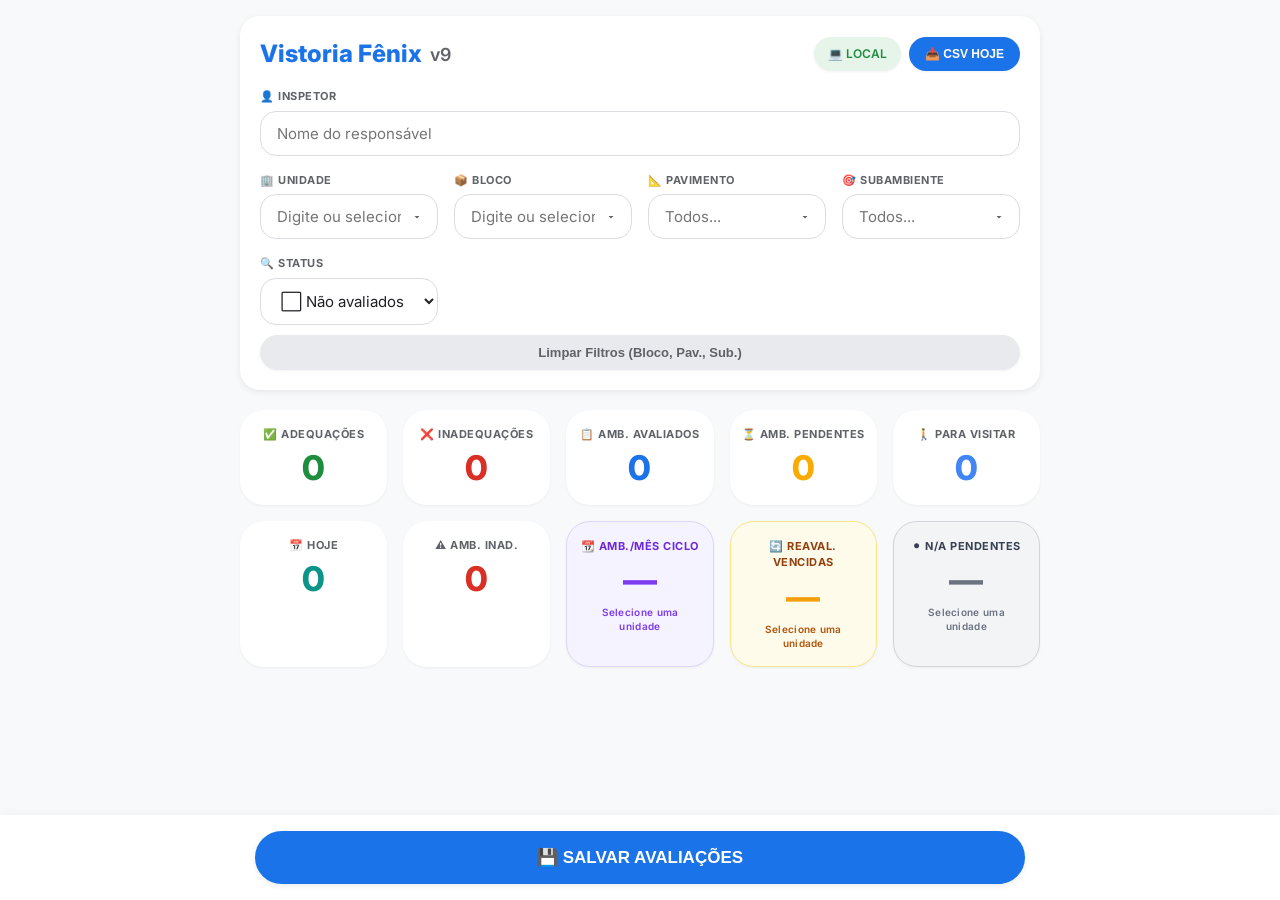
<file: 1-index.html>
<!DOCTYPE html>
<html lang="pt-BR">
<head>
  <meta charset="UTF-8">
  <meta name="viewport" content="width=device-width, initial-scale=1.0, maximum-scale=1.0, user-scalable=yes">
  <title>Vistoria Fênix v9</title>
  <link href="https://fonts.googleapis.com/css2?family=Inter:wght@400;500;600;700;800&display=swap" rel="stylesheet">
  <link rel="stylesheet" href="style.css">
</head>
<body>
<div id="toast"></div>
<div class="wrap">

  <div class="hcard">
    <div class="topbar">
      <div class="apptitle">Vistoria Fênix <span>v9</span></div>
      <div class="sg">
        <div id="snet" class="snet online">💻 LOCAL</div>
        <button class="bcsv" onclick="baixarRelatorio()">📥 CSV HOJE</button>
      </div>
    </div>
    <div class="fg">
      <label>👤 INSPETOR</label>
      <input type="text" id="resp" placeholder="Nome do responsável">
    </div>
    <div class="gf">
      <div>
        <label>🏢 UNIDADE</label>
        <input type="text" id="u" list="lu" placeholder="Digite ou selecione..." autocomplete="off">
        <datalist id="lu"></datalist>
      </div>
      <div>
        <label>📦 BLOCO</label>
        <input type="text" id="b" list="lb" placeholder="Digite ou selecione..." autocomplete="off">
        <datalist id="lb"></datalist>
      </div>
      <div>
        <label>📐 PAVIMENTO</label>
        <input type="text" id="pav" list="lpav" placeholder="Todos..." autocomplete="off">
        <datalist id="lpav"></datalist>
      </div>
      <div>
        <label>🎯 SUBAMBIENTE</label>
        <input type="text" id="sub" list="lsub" placeholder="Todos..." autocomplete="off">
        <datalist id="lsub"></datalist>
      </div>
      <div>
        <label>🔍 STATUS</label>
        <select id="fst">
          <option value="NAO_AVALIADOS">⬜ Não avaliados</option>
          <option value="INADEQUACOES">❌ Inadequações</option>
          <option value="NA_PENDENTES">⚫ N/A — Retornar</option>
          <option value="AVALIADOS_OK">✅ Avaliados OK — Reavaliar</option>
          <option value="TUDO">📋 Todos os itens</option>
        </select>
      </div>
    </div>
    <button class="bclear" onclick="limparSecundarios()">Limpar Filtros (Bloco, Pav., Sub.)</button>
  </div>

  <div class="dash">
    <div class="cc"><span class="tt">Itens avaliados como adequados.</span>
      <div class="cl">✅ ADEQUAÇÕES</div><div id="cok" class="cv cok">0</div></div>
    <div class="cc"><span class="tt">Itens marcados como inadequados.</span>
      <div class="cl">❌ INADEQUAÇÕES</div><div id="cnk" class="cv cnok">0</div></div>
    <div class="cc"><span class="tt">Subambientes com pelo menos 1 item avaliado.</span>
      <div class="cl">📋 AMB. AVALIADOS</div><div id="caa" class="cv ceval">0</div></div>
    <div class="cc"><span class="tt">Subambientes iniciados com itens pendentes.</span>
      <div class="cl">⏳ AMB. PENDENTES</div><div id="cap" class="cv cpend">0</div></div>
    <div class="cc"><span class="tt">Subambientes que precisam de visita.</span>
      <div class="cl">🚶 PARA VISITAR</div><div id="cav" class="cv cvis">0</div></div>
    <div class="cc"><span class="tt">Subambientes únicos avaliados hoje.</span>
      <div class="cl">📅 HOJE</div><div id="chj" class="cv choje">0</div></div>
    <div class="cc"><span class="tt">Subambientes com pelo menos um inadequado.</span>
      <div class="cl">⚠️ AMB. INAD.</div><div id="cai" class="cv ciamd">0</div></div>
    <div class="cic"><span class="tt">Meta de subambientes/mês para o ciclo semestral.</span>
      <div class="cl">📆 AMB./MÊS CICLO</div>
      <div id="cam" class="cv cciclo">—</div>
      <div id="cams" class="csub">Selecione uma unidade</div></div>
    <div class="crv" onclick="filtroReaval()">
      <span class="tt">Itens OK há mais de 6 meses. Clique para reavaliar.</span>
      <div class="cl">🔄 REAVAL. VENCIDAS</div>
      <div id="crvc" class="cv creaval">—</div>
      <div id="crvs" class="csub">Selecione uma unidade</div></div>
    <div class="cnv" onclick="filtroNA()">
      <span class="tt">Itens N/A que precisam de revisão. Clique para ver.</span>
      <div class="cl">⚫ N/A PENDENTES</div>
      <div id="cnvc" class="cv cna">—</div>
      <div id="cnvs" class="csub">Selecione uma unidade</div></div>
  </div>

  <div id="cpg" style="display:none" class="cpg">
    <div class="pghead">
      <div class="pgtit">📊 PROGRESSO GERAL</div>
      <div id="pgt" class="pgtxt">0 / 0</div>
    </div>
    <div class="pgbg"><div id="pgf" class="pgfill" style="width:0%"></div></div>
    <div class="pgdets">
      <div id="pgok"  class="pgdet pgok">✅ 0 adequados</div>
      <div id="pgnk"  class="pgdet pgnok">❌ 0 inadequados</div>
      <div id="pgna"  class="pgdet pgna">⚫ 0 N/A</div>
      <div id="pgpnd" class="pgdet pgpend">⏳ 0 faltando</div>
    </div>
  </div>

  <div id="chist" class="chist">
    <div class="htit">📅 HISTÓRICO DOS ÚLTIMOS 6 MESES</div>
    <div id="hcont"><div class="hload">Carregando...</div></div>
  </div>

  <div id="lista"></div>
</div>

<div class="footer">
  <button id="bsave" class="bsave" onclick="tentarSalvar()">💾 SALVAR AVALIAÇÕES</button>
</div>
<input type="file" id="camInput" accept="image/*" capture="environment" multiple style="display:none">

<script src="data.js"></script>
<script src="app.js"></script>
</body>
</html>
</file>
<file: style.css>
/* ══════════════════════════════════════════════
   Vistoria Fênix v9 — style.css
   (extraído do bloco <style> original)
══════════════════════════════════════════════ */
:root {
  --primary: #1a73e8; --danger: #d93025; --success: #1e8e3e;
  --warning: #f9ab00; --info: #4285f4; --na: #6b7280;
  --bg: #f8f9fa; --card: #fff; --text: #202124; --text2: #5f6368;
  --border: #dadce0;
  --s1: 0 1px 3px rgba(0,0,0,.05);
  --s2: 0 2px 6px rgba(0,0,0,.08);
  --s3: 0 4px 12px rgba(0,0,0,.1);
}
*, *::before, *::after { box-sizing: border-box; margin: 0; padding: 0; }
body {
  font-family: 'Inter', system-ui, sans-serif;
  background: var(--bg); padding: 16px;
  padding-bottom: 130px; color: var(--text); line-height: 1.5;
}
.wrap { max-width: 800px; margin: 0 auto; }
.hcard {
  background: var(--card); border-radius: 20px;
  box-shadow: var(--s2); margin-bottom: 20px; padding: 20px;
}
.topbar {
  display: flex; justify-content: space-between; align-items: center;
  margin-bottom: 16px; flex-wrap: wrap; gap: 10px;
}
.apptitle {
  font-size: 24px; font-weight: 800; color: var(--primary);
  display: flex; align-items: center; gap: 8px;
}
.apptitle span { font-size: 18px; color: var(--text2); font-weight: 600; }
.sg { display: flex; gap: 8px; flex-wrap: wrap; }
.snet {
  font-weight: 600; font-size: 12px; padding: 8px 14px;
  border-radius: 40px; display: inline-flex; align-items: center;
  gap: 6px; box-shadow: var(--s1);
}
.online  { background: #e6f4ea; color: var(--success); }
.offline { background: #fce8e6; color: var(--danger); } /* Novo para offline */
.sfila   { background: #fff3e0; color: var(--warning); display: none; } /* Novo para fila */
.bcsv {
  background: var(--primary); color: #fff; padding: 8px 16px;
  border-radius: 40px; font-size: 12px; font-weight: 700;
  cursor: pointer; border: none; box-shadow: var(--s1);
}
.bcsv:hover { background: #1764cc; }
.fg { margin-bottom: 12px; }
label {
  font-size: 11px; font-weight: 700; text-transform: uppercase;
  letter-spacing: .5px; color: var(--text2); display: block; margin-bottom: 6px;
}
select, input[type=text] {
  width: 100%; padding: 12px 16px; border: 1px solid var(--border);
  border-radius: 16px; font-size: 15px; font-family: 'Inter', sans-serif;
  transition: .2s; background: var(--card); color: var(--text);
}
select:focus, input[type=text]:focus {
  outline: none; border-color: var(--primary);
  box-shadow: 0 0 0 3px rgba(26,115,232,.2);
}
input[list] {
  background-image: url("data:image/svg+xml,%3Csvg xmlns='http://www.w3.org/2000/svg' width='12' height='12' viewBox='0 0 24 24' fill='%235f6368'%3E%3Cpath d='M7 10l5 5 5-5z'/%3E%3C/svg%3E");
  background-repeat: no-repeat; background-position: right 14px center; padding-right: 36px;
}
/* remove a 2ª seta (indicador nativo do datalist) — deixa só a seta do CSS */
input[list]::-webkit-calendar-picker-indicator {
  display: none !important; opacity: 0; -webkit-appearance: none; appearance: none;
}
input[list].ok { border-color: var(--primary); font-weight: 600; }

/* wrapper do campo + botão "x" para limpar filtro individual */
.fwrap { position: relative; }
.fwrap input[list] { padding-right: 56px; } /* espaço p/ seta + x */
.fclr {
  position: absolute; top: 50%; right: 34px; transform: translateY(-50%);
  width: 20px; height: 20px; border: none; border-radius: 50%;
  background: var(--border); color: var(--text2);
  font-size: 15px; line-height: 1; cursor: pointer; display: none;
  align-items: center; justify-content: center; padding: 0;
  transition: background .15s, color .15s;
}
.fwrap input[list].ok ~ .fclr { display: flex; } /* só aparece com valor */
.fclr:hover { background: var(--danger); color: #fff; }

/* tooltip customizado nos cards (sobre o atributo title nativo já funciona,
   este realça o cursor de ajuda) */
.ic[title] { cursor: default; }
.gf { display: grid; grid-template-columns: repeat(auto-fit, minmax(150px, 1fr)); gap: 16px; margin-top: 16px; }
.bclear {
  background: #e8eaed; color: var(--text2); padding: 10px 16px;
  border-radius: 40px; font-size: 13px; font-weight: 600; cursor: pointer;
  border: none; box-shadow: var(--s1); margin-top: 10px; width: 100%;
}
.bclear:hover { background: #dadce0; }

/* ── Cache offline banner ── */
.bcache {
  background: #fff3e0; border: 1px solid #fde68a; border-radius: 16px;
  padding: 12px 16px; margin-bottom: 20px; font-size: 14px; color: #92400e;
  box-shadow: var(--s1); display: none; /* Escondido por padrão */
}
.bcache.vis { display: block; } /* Visível quando offline */

/* ── Dashboard cards ── */
.dash { display: grid; grid-template-columns: repeat(auto-fit, minmax(130px, 1fr)); gap: 16px; margin: 20px 0; }
.cc {
  background: var(--card); border-radius: 24px; padding: 16px 12px;
  text-align: center; box-shadow: var(--s1); position: relative;
  cursor: default; transition: transform .15s, box-shadow .15s;
}
.cc:hover, .cic:hover, .crv:hover, .cnv:hover { transform: translateY(-2px); box-shadow: var(--s2); }
.cc .tt, .cic .tt, .crv .tt, .cnv .tt {
  visibility: hidden; opacity: 0; background: rgba(32,33,36,.92); color: #fff;
  font-size: 12px; font-weight: 500; text-align: left; padding: 8px 12px;
  border-radius: 10px; position: absolute; bottom: calc(100% + 8px);
  left: 50%; transform: translateX(-50%); white-space: nowrap;
  pointer-events: none; z-index: 300; box-shadow: var(--s3); transition: opacity .2s;
}
.cc .tt::after, .cic .tt::after, .crv .tt::after, .cnv .tt::after {
  content: ''; position: absolute; top: 100%; left: 50%;
  transform: translateX(-50%); border: 6px solid transparent;
  border-top-color: rgba(32,33,36,.92);
}
.cc:hover .tt, .cic:hover .tt, .crv:hover .tt, .cnv:hover .tt { visibility: visible; opacity: 1; }
.cl { font-size: 11px; font-weight: 700; text-transform: uppercase; letter-spacing: .5px; color: var(--text2); }
.cv { font-size: 34px; font-weight: 800; line-height: 1.2; margin-top: 6px; }
.cok    { color: var(--success); }  .cnok   { color: var(--danger); }
.ceval  { color: var(--primary); }  .cpend  { color: var(--warning); }
.cvis   { color: var(--info); }     .cciclo { color: #7c3aed; }
.choje  { color: #0d9488; }         .ciamd  { color: var(--danger); }
.cna    { color: var(--na); }       .creaval { color: #f59e0b; }
.cic {
  background: #f5f3ff; border-radius: 24px; padding: 16px 12px; text-align: center;
  box-shadow: var(--s1); border: 1px solid #ddd6fe; position: relative;
  cursor: default; transition: transform .15s, box-shadow .15s;
}
.cic .cl { color: #6d28d9; }
.csub { font-size: 10px; color: #7c3aed; font-weight: 600; margin-top: 4px; letter-spacing: .3px; line-height: 1.4; }
.crv {
  background: #fffbeb; border-radius: 24px; padding: 16px 12px; text-align: center;
  box-shadow: var(--s1); border: 1px solid #fde68a; position: relative;
  cursor: pointer; transition: transform .15s, box-shadow .15s;
}
.crv .cl { color: #92400e; } .crv .csub { color: #b45309; }
.cnv {
  background: #f3f4f6; border-radius: 24px; padding: 16px 12px; text-align: center;
  box-shadow: var(--s1); border: 1px solid #d1d5db; position: relative;
  cursor: pointer; transition: transform .15s, box-shadow .15s;
}
.cnv .cl { color: #374151; }
.cnv .csub { font-size: 10px; color: #6b7280; font-weight: 600; margin-top: 4px; letter-spacing: .3px; }

/* ── Progresso ── */
.cpg {
  background: #fff; border-radius: 20px; padding: 18px 20px; margin-bottom: 20px;
  box-shadow: 0 2px 8px rgba(0,0,0,.07); border-left: 8px solid var(--primary);
}
.pghead { display: flex; justify-content: space-between; align-items: center; margin-bottom: 10px; }
.pgtit  { font-size: 13px; font-weight: 800; text-transform: uppercase; letter-spacing: .5px; color: var(--primary); }
.pgtxt  { font-size: 15px; font-weight: 800; color: var(--text); }
.pgbg   { width: 100%; height: 12px; background: #e8eaed; border-radius: 40px; overflow: hidden; margin-bottom: 12px; }
.pgfill { height: 100%; border-radius: 40px; background: var(--primary); transition: width .5s, background .3s; }
.pgdets { display: flex; gap: 10px; flex-wrap: wrap; }
.pgdet  { font-size: 12px; font-weight: 700; padding: 5px 12px; border-radius: 40px; flex: 1; text-align: center; min-width: 90px; }
.pgok   { background: #e6f4ea; color: var(--success); }
.pgnok  { background: #fce8e6; color: var(--danger); }
.pgpend { background: #fff3e0; color: var(--warning); }
.pgna   { background: #f3f4f6; color: var(--na); }

/* ── Histórico ── */
.chist {
  background: var(--card); border-radius: 20px; padding: 20px;
  margin-bottom: 20px; box-shadow: var(--s2); border-left: 8px solid #0d9488; display: none;
}
.htit  { font-size: 13px; font-weight: 800; text-transform: uppercase; letter-spacing: .5px; color: #0d9488; margin-bottom: 16px; }
.hload { text-align: center; padding: 20px; color: var(--text2); font-size: 14px; }
.hgrid { display: grid; grid-template-columns: repeat(auto-fit, minmax(100px, 1fr)); gap: 8px; }
.mcard {
  background: var(--bg); border-radius: 14px; padding: 10px 6px; text-align: center;
  border: 1px solid var(--border); transition: transform .15s, box-shadow .15s;
  position: relative; display: flex; flex-direction: column; justify-content: space-between;
}
.mcard.mat { background: #e0f2f1; border-color: #0d9488; }
.mcard.mvaz { opacity: .45; }
.mcard:hover:not(.mvaz) { transform: translateY(-2px); box-shadow: var(--s2); }
.mlbl { font-size: 10px; font-weight: 700; text-transform: uppercase; color: var(--text2); letter-spacing: .3px; margin-bottom: 6px; }
.mat .mlbl { color: #0d9488; }
.mnum  { font-size: 22px; font-weight: 800; color: #0d9488; line-height: 1; }
.mnuml { font-size: 9px; color: var(--text2); margin-top: 2px; font-weight: 600; }
.mbadges { display: flex; justify-content: center; gap: 3px; margin-top: 6px; flex-wrap: wrap; }
.mb     { font-size: 9px; font-weight: 700; padding: 2px 5px; border-radius: 20px; }
.mbok   { background: #e6f4ea; color: var(--success); }
.mbinad { background: #fce8e6; color: var(--danger); }
.mbna   { background: #f3f4f6; color: var(--na); }
.bhr, .bhrok, .bhrna {
  padding: 8px 12px; border-radius: 40px; font-size: 12px; font-weight: 700;
  cursor: pointer; border: none; transition: background .2s; box-shadow: var(--s1);
  margin-top: 4px; display: inline-flex; align-items: center; gap: 6px;
  width: 100%; justify-content: center;
}
.bhr    { background: var(--info); color: #fff; } .bhr:hover    { background: #3a78e8; }
.bhrok  { background: var(--success); color: #fff; } .bhrok:hover  { background: #167a35; }
.bhrna  { background: #6b7280; color: #fff; } .bhrna:hover  { background: #4b5563; }
.crcicloh { background: #f0fdf4; border: 1px solid #86efac; border-radius: 14px; padding: 12px 14px; margin-bottom: 16px; font-size: 12px; color: #166534; line-height: 1.6; }
.crcicloh b { color: #15803d; }
.hbarwrap { margin-top: 14px; }
.hbarrow  { display: flex; align-items: center; gap: 10px; margin-bottom: 6px; }
.hbarlbl  { font-size: 11px; font-weight: 600; color: var(--text2); width: 60px; text-align: right; flex-shrink: 0; }
.hbarbg   { flex: 1; height: 8px; background: #e8eaed; border-radius: 20px; overflow: hidden; }
.hbarfill { height: 100%; border-radius: 20px; background: #0d9488; transition: width .5s; }
.hbarcnt  { font-size: 11px; font-weight: 700; color: #0d9488; width: 30px; flex-shrink: 0; }
.hresumo  { display: flex; gap: 10px; margin-top: 14px; flex-wrap: wrap; }
.hri  { flex: 1; min-width: 80px; background: var(--bg); border-radius: 12px; padding: 10px; text-align: center; border: 1px solid var(--border); }
.hriv { font-size: 22px; font-weight: 800; }
.hril { font-size: 10px; color: var(--text2); font-weight: 600; margin-top: 2px; }

/* ── Botões de grupo ── */
.bgrp { display: flex; gap: 8px; margin: 18px 0 10px; flex-wrap: wrap; }
.bopt {
  flex: 1; min-width: 90px; padding: 11px 8px; border-radius: 40px;
  border: 1px solid var(--border); background: var(--card); font-weight: 700;
  font-size: 13px; cursor: pointer; transition: all .2s;
  display: flex; align-items: center; justify-content: center; gap: 6px; box-shadow: var(--s1);
}
.bopt:hover { transform: translateY(-1px); box-shadow: var(--s2); }
.aok { background: var(--success) !important; border-color: var(--success) !important; color: #fff; }
.ank { background: var(--danger)  !important; border-color: var(--danger)  !important; color: #fff; }
.ana { background: var(--na)      !important; border-color: var(--na)      !important; color: #fff; }

/* ── Achados / Obs / Fotos ── */
.achw  { margin-top: 12px; }
.achl  { font-size: 11px; font-weight: 700; text-transform: uppercase; letter-spacing: .5px; color: var(--text2); display: block; margin-bottom: 8px; }
.achg  { display: flex; flex-wrap: wrap; gap: 6px; margin-bottom: 4px; }
.chip  { padding: 6px 13px; border-radius: 40px; border: 1px solid var(--border); background: var(--card); font-size: 12px; font-weight: 600; cursor: pointer; transition: all .2s; user-select: none; color: var(--text2); }
.chip:hover { background: #e8eaed; }
.chip.sel   { background: var(--primary); color: #fff; border-color: var(--primary); }
.obsw { position: relative; margin-top: 10px; }
.obsw textarea { padding-right: 50px; }
.bmic {
  position: absolute; top: 10px; right: 10px; width: 34px; height: 34px;
  border-radius: 50%; border: none; background: #e8eaed; color: var(--text2);
  font-size: 16px; cursor: pointer; display: flex; align-items: center; justify-content: center;
  transition: background .2s; z-index: 2;
}
.bmic.rec { background: var(--danger); color: #fff; animation: pls 1s infinite; }
@keyframes pls { 0%, 100% { transform: scale(1); } 50% { transform: scale(1.15); } }
textarea {
  width: 100%; resize: vertical; font-size: 14px; border-radius: 16px;
  padding: 12px 16px; min-height: 70px; border: 1px solid var(--border);
  font-family: 'Inter', sans-serif; transition: .2s;
}
textarea:focus { outline: none; border-color: var(--primary); box-shadow: 0 0 0 3px rgba(26,115,232,.2); }
.hbox { background: #fce8e6; border: 1px solid #f5c6c2; border-radius: 16px; padding: 12px 16px; font-size: 13px; margin: 12px 0; color: #7f1d1d; line-height: 1.5; }
.hbox b { color: #b91c1c; }
.galeria { display: flex; flex-wrap: wrap; gap: 10px; margin-top: 12px; }
.thumb  { position: relative; width: 90px; height: 90px; border-radius: 14px; overflow: hidden; border: 2px solid var(--border); flex-shrink: 0; box-shadow: var(--s1); }
.thumb img { width: 100%; height: 100%; object-fit: cover; display: block; }
.tdel  { position: absolute; top: 4px; right: 4px; background: rgba(217,48,37,.85); color: #fff; border: none; border-radius: 50%; width: 24px; height: 24px; font-size: 14px; cursor: pointer; display: flex; align-items: center; justify-content: center; font-weight: bold; }
.bfoto { background: #e8eaed; padding: 12px; text-align: center; border-radius: 40px; margin-top: 12px; cursor: pointer; font-weight: 600; border: 1px dashed #ccc; font-size: 14px; color: var(--text2); }
.bfoto:hover { background: #dadce0; }
.csubfoto { background: var(--card); border-radius: 20px; padding: 20px; margin-bottom: 20px; border-left: 8px solid var(--primary); box-shadow: var(--s1); }
.csubfoto .slbl { font-size: 14px; font-weight: 700; color: var(--primary); margin-bottom: 12px; }
.progwrap { margin: 16px 0 8px; }
.progbg   { background: #e8eaed; border-radius: 40px; height: 10px; overflow: hidden; }
.progfill { height: 100%; border-radius: 40px; background: var(--success); transition: width .4s; }
.proglbl  { font-size: 13px; color: var(--text2); margin-top: 6px; }

/* ── Footer ── */
.footer { position: fixed; bottom: 0; left: 0; width: 100%; background: rgba(255,255,255,.96); backdrop-filter: blur(10px); padding: 16px 20px; box-shadow: var(--s3); z-index: 100; display: flex; justify-content: center; }
.bsave  { width: 100%; max-width: 770px; padding: 16px; background: var(--primary); color: #fff; border: none; border-radius: 60px; font-weight: 800; font-size: 17px; cursor: pointer; transition: all .2s; box-shadow: var(--s2); }
.bsave:active { transform: scale(.98); background: #1764cc; }

/* ── Cards de item ── */
.stit { font-size: 16px; font-weight: 700; margin: 24px 0 16px; padding-left: 12px; border-left: 4px solid currentColor; color: var(--text); }
.ic {
  background: #fff; padding: 20px; border-radius: 20px; margin-bottom: 16px;
  border-left: 8px solid transparent; box-shadow: var(--s1); overflow: hidden;
  transition: opacity .35s, transform .35s, max-height .35s, margin .35s, padding .35s;
  contain: layout style; will-change: transform;
}
.ic.out { opacity: 0; transform: translateX(60px); max-height: 0 !important; margin-bottom: 0 !important; padding-top: 0 !important; padding-bottom: 0 !important; }
.ic.inad { border-left-color: var(--danger); background: #fff8f7; }
.ic.ina  { border-left-color: var(--na) !important; background: #f9fafb !important; }
.ic.ior  { border-left-color: var(--warning) !important; background: #fffdf5 !important; }
.cnv2 {
  background: #fffdf5; border: 1px solid var(--warning); border-left: 8px solid var(--warning);
  padding: 16px; margin-bottom: 12px; border-radius: 16px;
  display: flex; justify-content: space-between; align-items: center;
  cursor: pointer; transition: .2s; box-shadow: var(--s1);
}
.cnv2:hover { background: #fff7e6; transform: translateY(-2px); }
.cig {
  background: #fff8f7; border: 1px solid var(--danger); border-left: 8px solid var(--danger);
  padding: 16px; margin-bottom: 12px; border-radius: 16px;
  display: flex; justify-content: space-between; align-items: center;
  cursor: pointer; transition: .2s; box-shadow: var(--s1);
}
.cig:hover { background: #ffebeb; transform: translateY(-2px); }
.cng {
  background: #f9fafb; border: 1px solid #9ca3af; border-left: 8px solid var(--na);
  padding: 16px; margin-bottom: 12px; border-radius: 16px;
  display: flex; justify-content: space-between; align-items: center;
  cursor: pointer; transition: .2s; box-shadow: var(--s1);
}
.cng:hover { background: #f3f4f6; transform: translateY(-2px); }
.cokl {
  background: #f0fdf4; border: 1px solid #86efac; border-left: 8px solid var(--success);
  padding: 16px; margin-bottom: 12px; border-radius: 16px;
  display: flex; justify-content: space-between; align-items: center;
  cursor: pointer; transition: .2s; box-shadow: var(--s1);
}
.cokl:hover { background: #dcfce7; transform: translateY(-2px); }
.inum { display: inline-flex; align-items: center; justify-content: center; background: var(--primary); color: #fff; font-size: 12px; font-weight: 800; border-radius: 50%; width: 30px; height: 30px; margin-right: 12px; flex-shrink: 0; }
.ihr  { display: flex; align-items: flex-start; margin-bottom: 8px; user-select: none; }
.iinf { flex-grow: 1; }
.iloc { font-size: 13px; color: var(--primary); font-weight: 600; }
.idesc { font-weight: 700; font-size: 17px; margin-top: 2px; }
.breavbadge { background: #fff3e0; border: 1px solid #fbbf24; color: #92400e; font-size: 11px; font-weight: 700; padding: 4px 10px; border-radius: 20px; display: inline-flex; align-items: center; gap: 4px; margin-bottom: 8px; }
.bnabadge   { background: #f3f4f6; border: 1px solid #9ca3af; color: #374151; font-size: 11px; font-weight: 700; padding: 4px 10px; border-radius: 20px; display: inline-flex; align-items: center; gap: 4px; margin-bottom: 8px; }
@media(max-width:600px){
  .gf{grid-template-columns:1fr}
  .dash{grid-template-columns:1fr 1fr}
  .pgdets{flex-direction:column}
  .hgrid{grid-template-columns:repeat(3,1fr)}
  .bopt{font-size:12px;padding:10px 6px}
}
</file>
